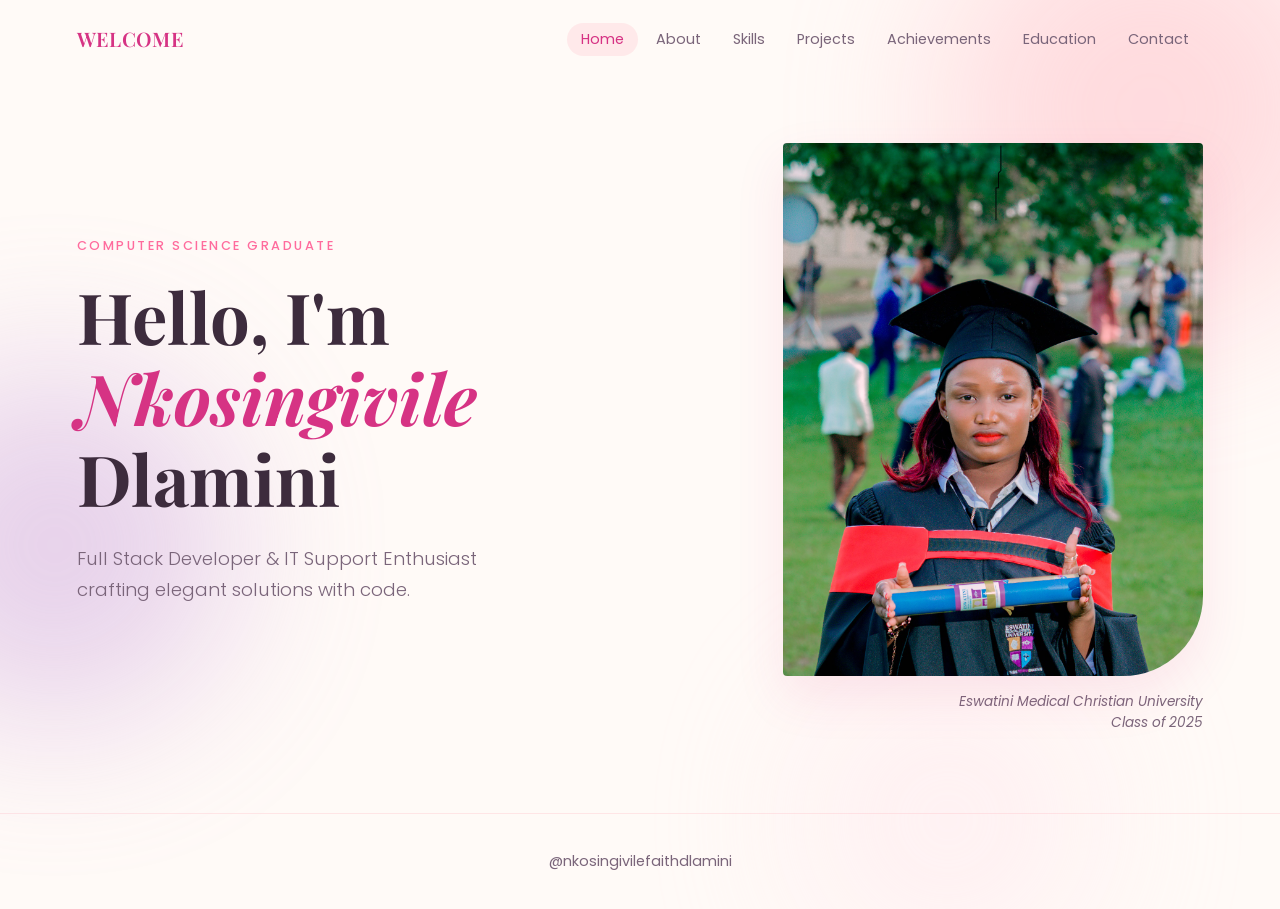
<file: my_portfolio/index.html>
<!DOCTYPE html>
<html lang="en">

<head>
    <meta charset="UTF-8">
    <meta name="viewport" content="width=device-width, initial-scale=1.0">
    <title>Nkosingivile Dlamini | Full Stack Developer</title>
    <link rel="stylesheet" href="style.css">
</head>

<body>

    <!-- Soft floating shapes for editorial atmosphere -->
    <div class="blob blob-1"></div>
    <div class="blob blob-2"></div>
    <div class="blob blob-3"></div>

    <!-- =========================
         MINIMAL TOP BAR
    ========================== -->
    <nav>
        <div class="logo">WELCOME</div>
        <ul class="nav-links">
            <li><a href="index.html" class="active">Home</a></li>
            <li><a href="about.html">About</a></li>
            <li><a href="skills.html">Skills</a></li>
            <li><a href="projects.html">Projects</a></li>
            <li><a href="achievements.html">Achievements</a></li>
            <li><a href="education.html">Education</a></li>
            <li><a href="contact.html">Contact</a></li>
        </ul>
    </nav>


    <!-- =========================
         EDITORIAL HERO
    ========================== -->
    <header class="editorial-hero">

        <div class="hero-text">
            <p class="eyebrow">Computer Science Graduate</p>
            <h1>
                Hello, I'm<br>
                <span>Nkosingivile</span><br>
                Dlamini
            </h1>
            <p class="hero-lead">
                Full Stack Developer &amp; IT Support Enthusiast
                crafting elegant solutions with code.
            </p>
        </div>

        <div class="hero-image">
            <div class="image-frame">
                <img
                    src="profile.jpg"
                    alt="Nkosingivile Dlamini – Computer Science Graduate"
                >
            </div>
            <div class="image-caption">
                Eswatini Medical Christian University<br>
                Class of 2025
            </div>
        </div>

    </header>


    <!-- =========================
         FOOTER
    ========================== -->
    <footer>
        <p>@nkosingivilefaithdlamini</p>
    </footer>

</body>

</html>
</file>
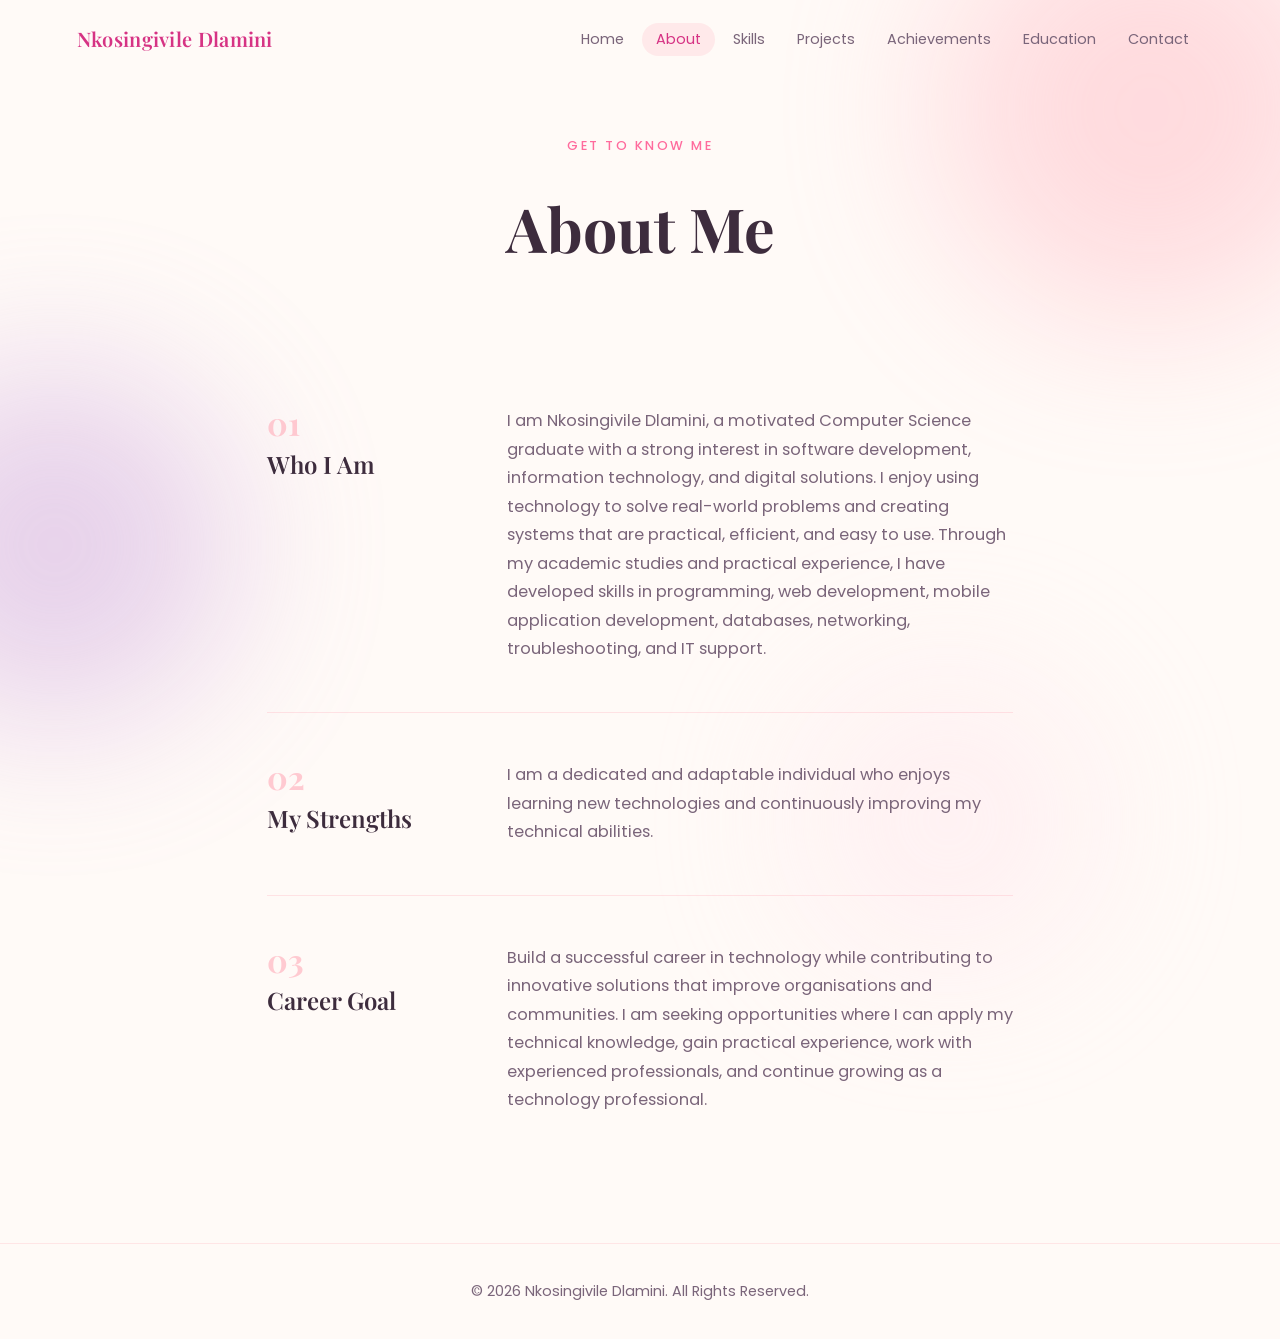
<file: my_portfolio/about.html>
<!DOCTYPE html>
<html lang="en">

<head>
    <meta charset="UTF-8">
    <meta name="viewport" content="width=device-width, initial-scale=1.0">
    <title>About Me | Nkosingivile Dlamini</title>
    <link rel="stylesheet" href="style.css">
</head>

<body>

    <!-- Soft floating shapes -->
    <div class="blob blob-1"></div>
    <div class="blob blob-2"></div>
    <div class="blob blob-3"></div>

    <!-- =========================
         NAVIGATION
    ========================== -->
    <nav>
        <div class="logo">Nkosingivile Dlamini</div>
        <ul class="nav-links">
            <li><a href="index.html">Home</a></li>
            <li><a href="about.html" class="active">About</a></li>
            <li><a href="skills.html">Skills</a></li>
            <li><a href="projects.html">Projects</a></li>
            <li><a href="achievements.html">Achievements</a></li>
            <li><a href="education.html">Education</a></li>
            <li><a href="contact.html">Contact</a></li>
        </ul>
    </nav>


    <!-- =========================
         EDITORIAL PAGE INTRO
    ========================== -->
    <header class="page-intro">
        <p class="eyebrow">Get to know me</p>
        <h1>About Me</h1>
    </header>


    <!-- =========================
         ABOUT CONTENT
    ========================== -->
    <main class="about-main">

        <!-- WHO I AM -->
        <section class="about-block">
            <div class="about-label">
                <span class="item-number">01</span>
                <h2>Who I Am</h2>
            </div>
            <div class="about-body">
                <p>
                    I am Nkosingivile Dlamini, a motivated
                    Computer Science graduate with a strong
                    interest in software development,
                    information technology, and digital solutions.

                    I enjoy using technology to solve real-world
                    problems and creating systems that are practical,
                    efficient, and easy to use. Through my academic
                    studies and practical experience, I have developed
                    skills in programming, web development, mobile
                    application development, databases, networking,
                    troubleshooting, and IT support.
                </p>
            </div>
        </section>

        <!-- STRENGTHS -->
        <section class="about-block">
            <div class="about-label">
                <span class="item-number">02</span>
                <h2>My Strengths</h2>
            </div>
            <div class="about-body">
                <p>
                    I am a dedicated and adaptable individual who enjoys
                    learning new technologies and continuously improving
                    my technical abilities.
                </p>
            </div>
        </section>


        <!-- CAREER GOAL -->
        <section class="about-block about-goal">
            <div class="about-label">
                <span class="item-number">03</span>
                <h2>Career Goal</h2>
            </div>
            <div class="about-body">
                <p>
                    Build a successful career in technology while
                    contributing to innovative solutions that improve
                    organisations and communities.
                
                    I am seeking opportunities where I can apply my
                    technical knowledge, gain practical experience,
                    work with experienced professionals, and continue
                    growing as a technology professional.
                </p>
            </div>
        </section>

    </main>


    <!-- =========================
         FOOTER
    ========================== -->
    <footer>
        <p>© 2026 Nkosingivile Dlamini. All Rights Reserved.</p>
    </footer>

</body>

</html>
</file>
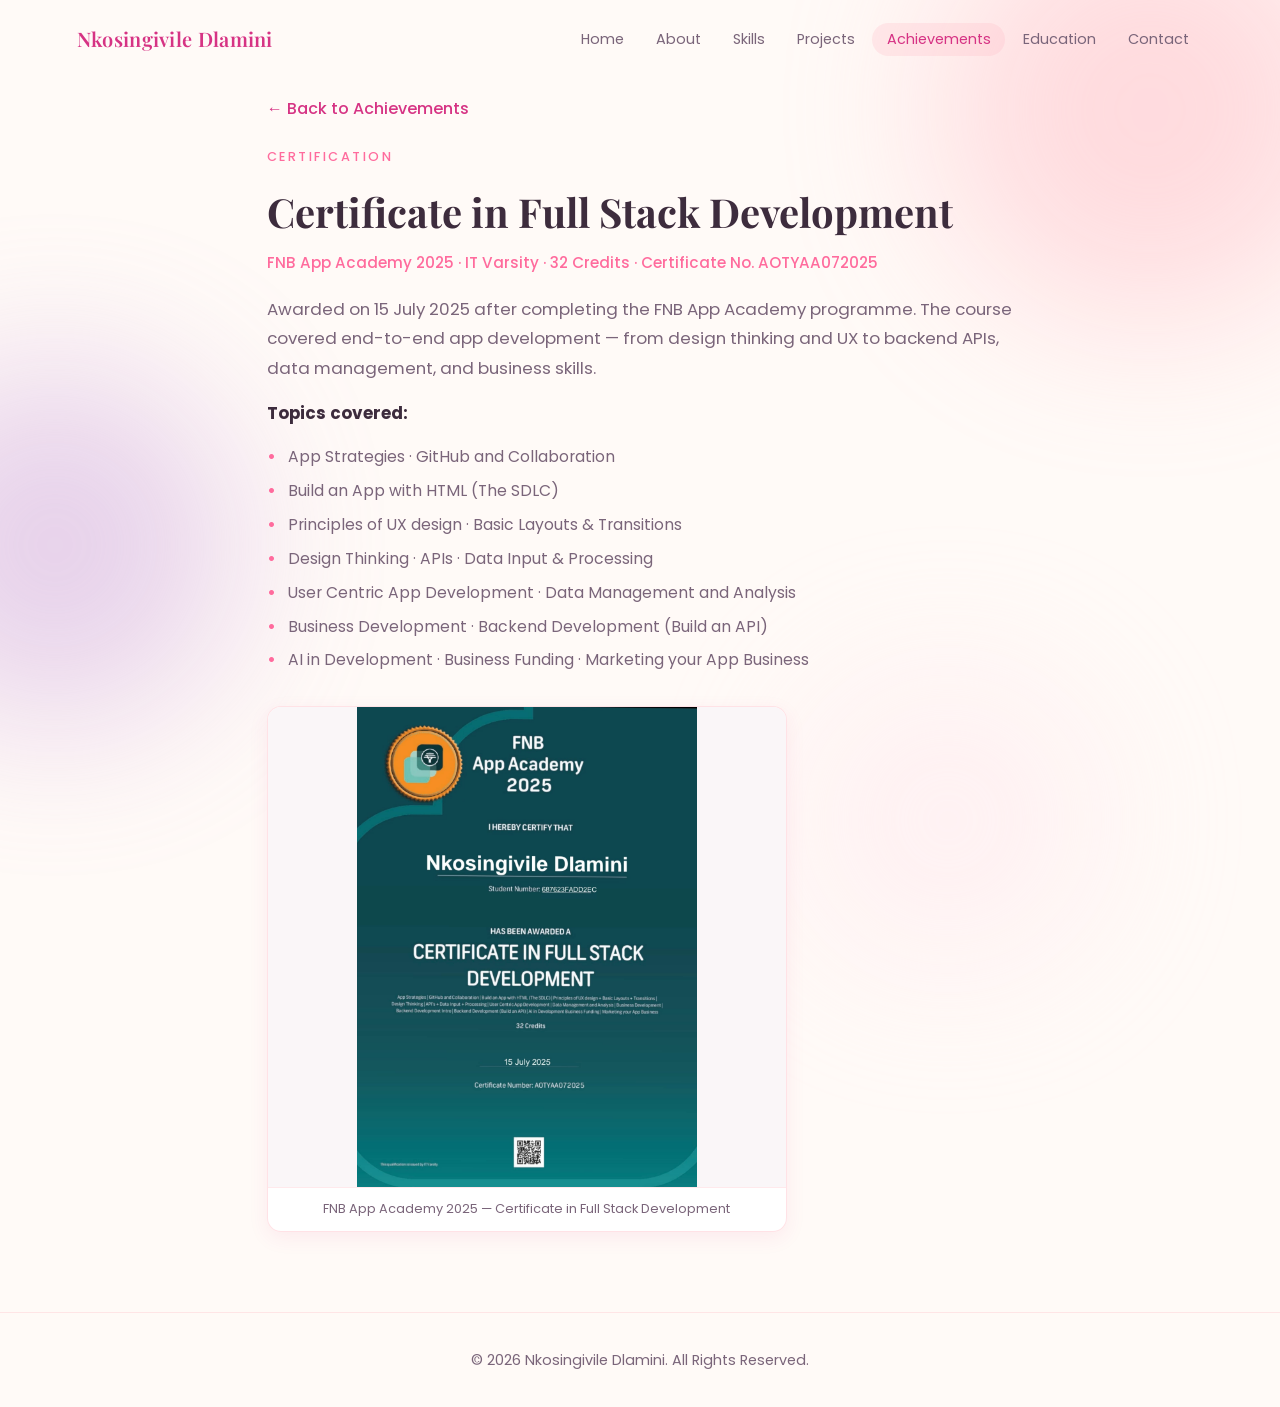
<file: my_portfolio/achievement-fnb.html>
<!DOCTYPE html>
<html lang="en">
<head>
    <meta charset="UTF-8">
    <meta name="viewport" content="width=device-width, initial-scale=1.0">
    <title>FNB App Academy Certificate | Nkosingivile Dlamini</title>
    <link rel="stylesheet" href="style.css">
    <style>
        .ach-detail { max-width: 900px; margin: 0 auto; padding: 1rem 6% 5rem; }
        .ach-detail h1 {
            font-family: 'Playfair Display', serif;
            font-size: clamp(1.8rem, 4vw, 2.5rem);
            color: var(--text-dark);
            margin-bottom: 0.8rem;
            line-height: 1.25;
        }
        .ach-detail .meta {
            color: var(--pink-main);
            font-weight: 500;
            font-size: 0.95rem;
            margin-bottom: 1.2rem;
        }
        .ach-detail .body {
            color: var(--text-muted);
            font-size: 1.05rem;
            line-height: 1.75;
            margin-bottom: 1rem;
        }
        .back-link {
            display: inline-block;
            margin-bottom: 1.5rem;
            color: var(--pink-deep);
            text-decoration: none;
            font-weight: 500;
        }
        .back-link:hover { text-decoration: underline; }
        .photo-grid {
            display: grid;
            grid-template-columns: 1fr;
            max-width: 520px;
            gap: 1.2rem;
            margin-top: 2rem;
        }
        .photo-grid figure {
            margin: 0;
            background: rgba(255,255,255,0.9);
            border: 1px solid rgba(255,182,193,0.4);
            border-radius: 14px;
            overflow: hidden;
            box-shadow: 0 6px 20px rgba(214,51,132,0.08);
        }
        .photo-grid img {
            width: 100%;
            height: auto;
            display: block;
            max-height: 480px;
            object-fit: contain;
            background: #faf6f8;
        }
        .photo-grid a { display: block; }
        .photo-grid a:hover img { opacity: 0.9; }
        .photo-grid figcaption {
            padding: 0.65rem 0.9rem;
            font-size: 0.8rem;
            color: var(--text-muted);
            text-align: center;
            border-top: 1px solid rgba(255,182,193,0.3);
        }
        .detail-list { list-style: none; padding: 0; margin: 1rem 0 1.5rem; }
        .detail-list li {
            position: relative;
            padding-left: 1.3rem;
            margin-bottom: 0.45rem;
            color: var(--text-muted);
            font-size: 0.98rem;
        }
        .detail-list li::before {
            content: "•";
            position: absolute;
            left: 0;
            color: var(--pink-main);
            font-weight: 700;
        }
    </style>
</head>
<body>
    <div class="blob blob-1"></div>
    <div class="blob blob-2"></div>
    <div class="blob blob-3"></div>

    <nav>
        <div class="logo">Nkosingivile Dlamini</div>
        <ul class="nav-links">
            <li><a href="index.html">Home</a></li>
            <li><a href="about.html">About</a></li>
            <li><a href="skills.html">Skills</a></li>
            <li><a href="projects.html">Projects</a></li>
            <li><a href="achievements.html" class="active">Achievements</a></li>
            <li><a href="education.html">Education</a></li>
            <li><a href="contact.html">Contact</a></li>
        </ul>
    </nav>

    <main class="ach-detail">
        <a href="achievements.html" class="back-link">← Back to Achievements</a>

        <p class="eyebrow">Certification</p>
        <h1>Certificate in Full Stack Development</h1>
        <p class="meta">FNB App Academy 2025 · IT Varsity · 32 Credits · Certificate No. AOTYAA072025</p>

        <p class="body">
            Awarded on 15 July 2025 after completing the FNB App Academy programme.
            The course covered end-to-end app development — from design thinking and
            UX to backend APIs, data management, and business skills.
        </p>

        <p class="body" style="margin-bottom: 0.4rem;"><strong style="color: var(--text-dark);">Topics covered:</strong></p>
        <ul class="detail-list">
            <li>App Strategies · GitHub and Collaboration</li>
            <li>Build an App with HTML (The SDLC)</li>
            <li>Principles of UX design · Basic Layouts &amp; Transitions</li>
            <li>Design Thinking · APIs · Data Input &amp; Processing</li>
            <li>User Centric App Development · Data Management and Analysis</li>
            <li>Business Development · Backend Development (Build an API)</li>
            <li>AI in Development · Business Funding · Marketing your App Business</li>
        </ul>

        <div class="photo-grid">
            <figure>
                <a href="fnb-certificate.jpg" target="_blank" rel="noopener noreferrer">
                    <img src="fnb-certificate.jpg" alt="FNB App Academy 2025 Certificate in Full Stack Development">
                </a>
                <figcaption>FNB App Academy 2025 — Certificate in Full Stack Development</figcaption>
            </figure>
        </div>
    </main>

    <footer>
        <p>© 2026 Nkosingivile Dlamini. All Rights Reserved.</p>
    </footer>
</body>
</html>
</file>
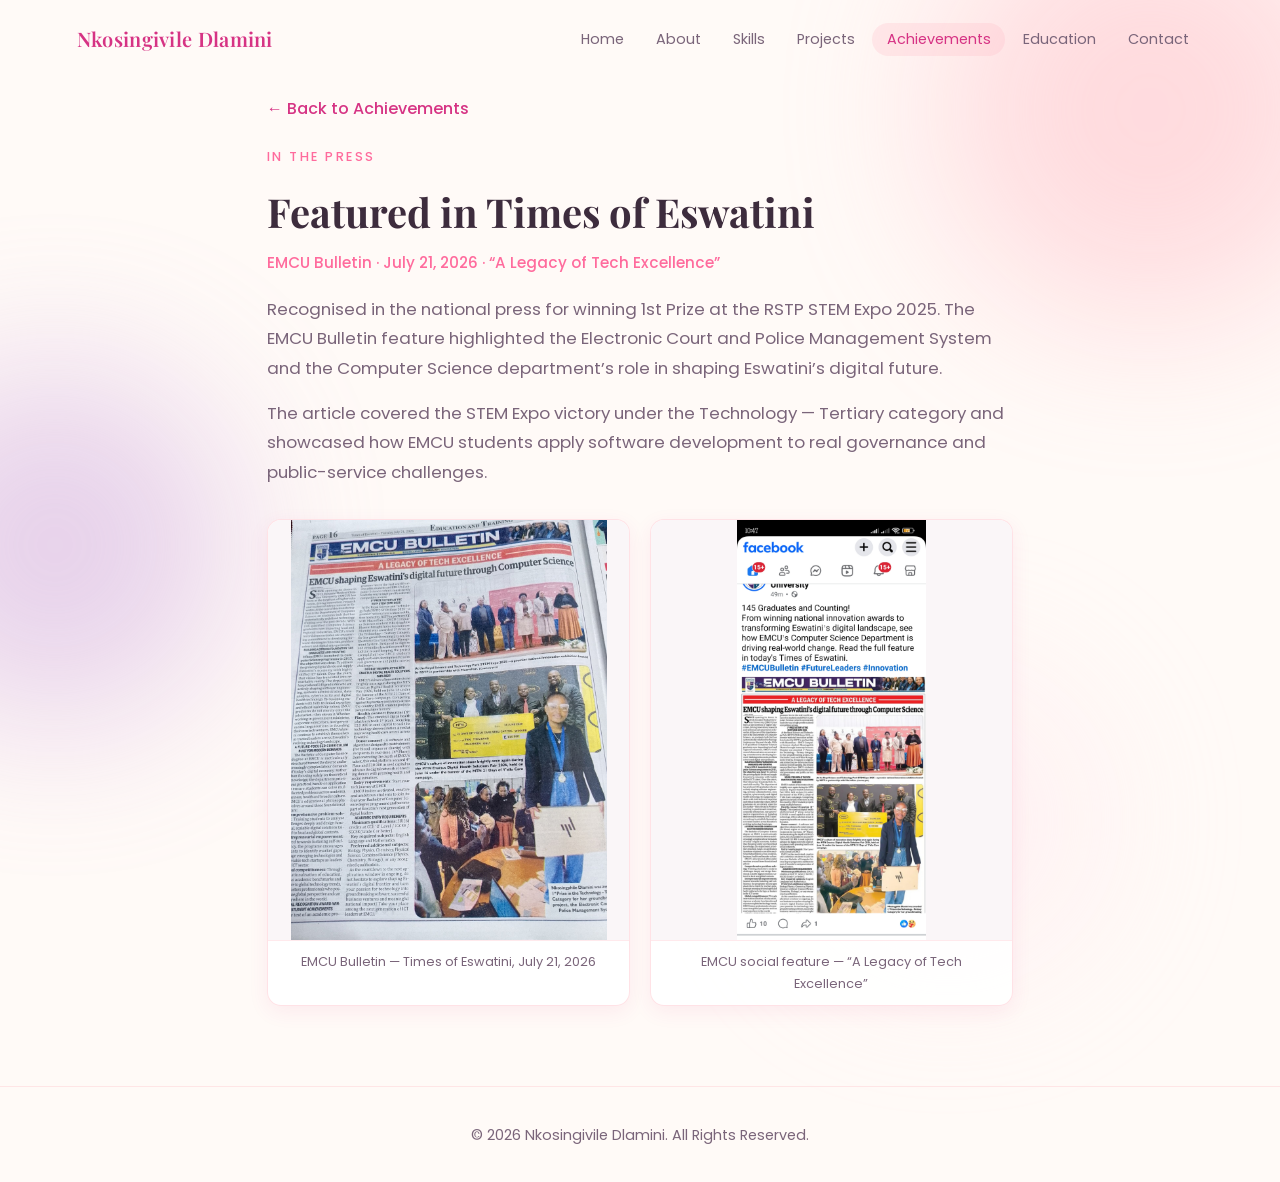
<file: my_portfolio/achievement-press.html>
<!DOCTYPE html>
<html lang="en">
<head>
    <meta charset="UTF-8">
    <meta name="viewport" content="width=device-width, initial-scale=1.0">
    <title>Featured in Times of Eswatini | Nkosingivile Dlamini</title>
    <link rel="stylesheet" href="style.css">
    <style>
        .ach-detail { max-width: 900px; margin: 0 auto; padding: 1rem 6% 5rem; }
        .ach-detail h1 {
            font-family: 'Playfair Display', serif;
            font-size: clamp(1.8rem, 4vw, 2.5rem);
            color: var(--text-dark);
            margin-bottom: 0.8rem;
            line-height: 1.25;
        }
        .ach-detail .meta {
            color: var(--pink-main);
            font-weight: 500;
            font-size: 0.95rem;
            margin-bottom: 1.2rem;
        }
        .ach-detail .body {
            color: var(--text-muted);
            font-size: 1.05rem;
            line-height: 1.75;
            margin-bottom: 1rem;
        }
        .back-link {
            display: inline-block;
            margin-bottom: 1.5rem;
            color: var(--pink-deep);
            text-decoration: none;
            font-weight: 500;
        }
        .back-link:hover { text-decoration: underline; }
        .photo-grid {
            display: grid;
            grid-template-columns: 1fr 1fr;
            gap: 1.2rem;
            margin-top: 2rem;
        }
        .photo-grid figure {
            margin: 0;
            background: rgba(255,255,255,0.9);
            border: 1px solid rgba(255,182,193,0.4);
            border-radius: 14px;
            overflow: hidden;
            box-shadow: 0 6px 20px rgba(214,51,132,0.08);
        }
        .photo-grid img {
            width: 100%;
            height: auto;
            display: block;
            max-height: 420px;
            object-fit: contain;
            background: #faf6f8;
        }
        .photo-grid a { display: block; }
        .photo-grid a:hover img { opacity: 0.9; }
        .photo-grid figcaption {
            padding: 0.65rem 0.9rem;
            font-size: 0.8rem;
            color: var(--text-muted);
            text-align: center;
            border-top: 1px solid rgba(255,182,193,0.3);
        }
        @media (max-width: 650px) {
            .photo-grid { grid-template-columns: 1fr; }
        }
    </style>
</head>
<body>
    <div class="blob blob-1"></div>
    <div class="blob blob-2"></div>
    <div class="blob blob-3"></div>

    <nav>
        <div class="logo">Nkosingivile Dlamini</div>
        <ul class="nav-links">
            <li><a href="index.html">Home</a></li>
            <li><a href="about.html">About</a></li>
            <li><a href="skills.html">Skills</a></li>
            <li><a href="projects.html">Projects</a></li>
            <li><a href="achievements.html" class="active">Achievements</a></li>
            <li><a href="education.html">Education</a></li>
            <li><a href="contact.html">Contact</a></li>
        </ul>
    </nav>

    <main class="ach-detail">
        <a href="achievements.html" class="back-link">← Back to Achievements</a>

        <p class="eyebrow">In the Press</p>
        <h1>Featured in Times of Eswatini</h1>
        <p class="meta">EMCU Bulletin · July 21, 2026 · “A Legacy of Tech Excellence”</p>

        <p class="body">
            Recognised in the national press for winning 1st Prize at the RSTP STEM Expo 2025.
            The EMCU Bulletin feature highlighted the Electronic Court and Police Management
            System and the Computer Science department’s role in shaping Eswatini’s digital future.
        </p>
        <p class="body">
            The article covered the STEM Expo victory under the Technology — Tertiary category
            and showcased how EMCU students apply software development to real governance and
            public-service challenges.
        </p>

        <div class="photo-grid">
            <figure>
                <a href="emcu-bulletin.jpg" target="_blank" rel="noopener noreferrer">
                    <img src="emcu-bulletin.jpg" alt="Times of Eswatini EMCU Bulletin">
                </a>
                <figcaption>EMCU Bulletin — Times of Eswatini, July 21, 2026</figcaption>
            </figure>
            <figure>
                <a href="facebook-feature.jpg" target="_blank" rel="noopener noreferrer">
                    <img src="facebook-feature.jpg" alt="EMCU Facebook feature">
                </a>
                <figcaption>EMCU social feature — “A Legacy of Tech Excellence”</figcaption>
            </figure>
        </div>
    </main>

    <footer>
        <p>© 2026 Nkosingivile Dlamini. All Rights Reserved.</p>
    </footer>
</body>
</html>
</file>
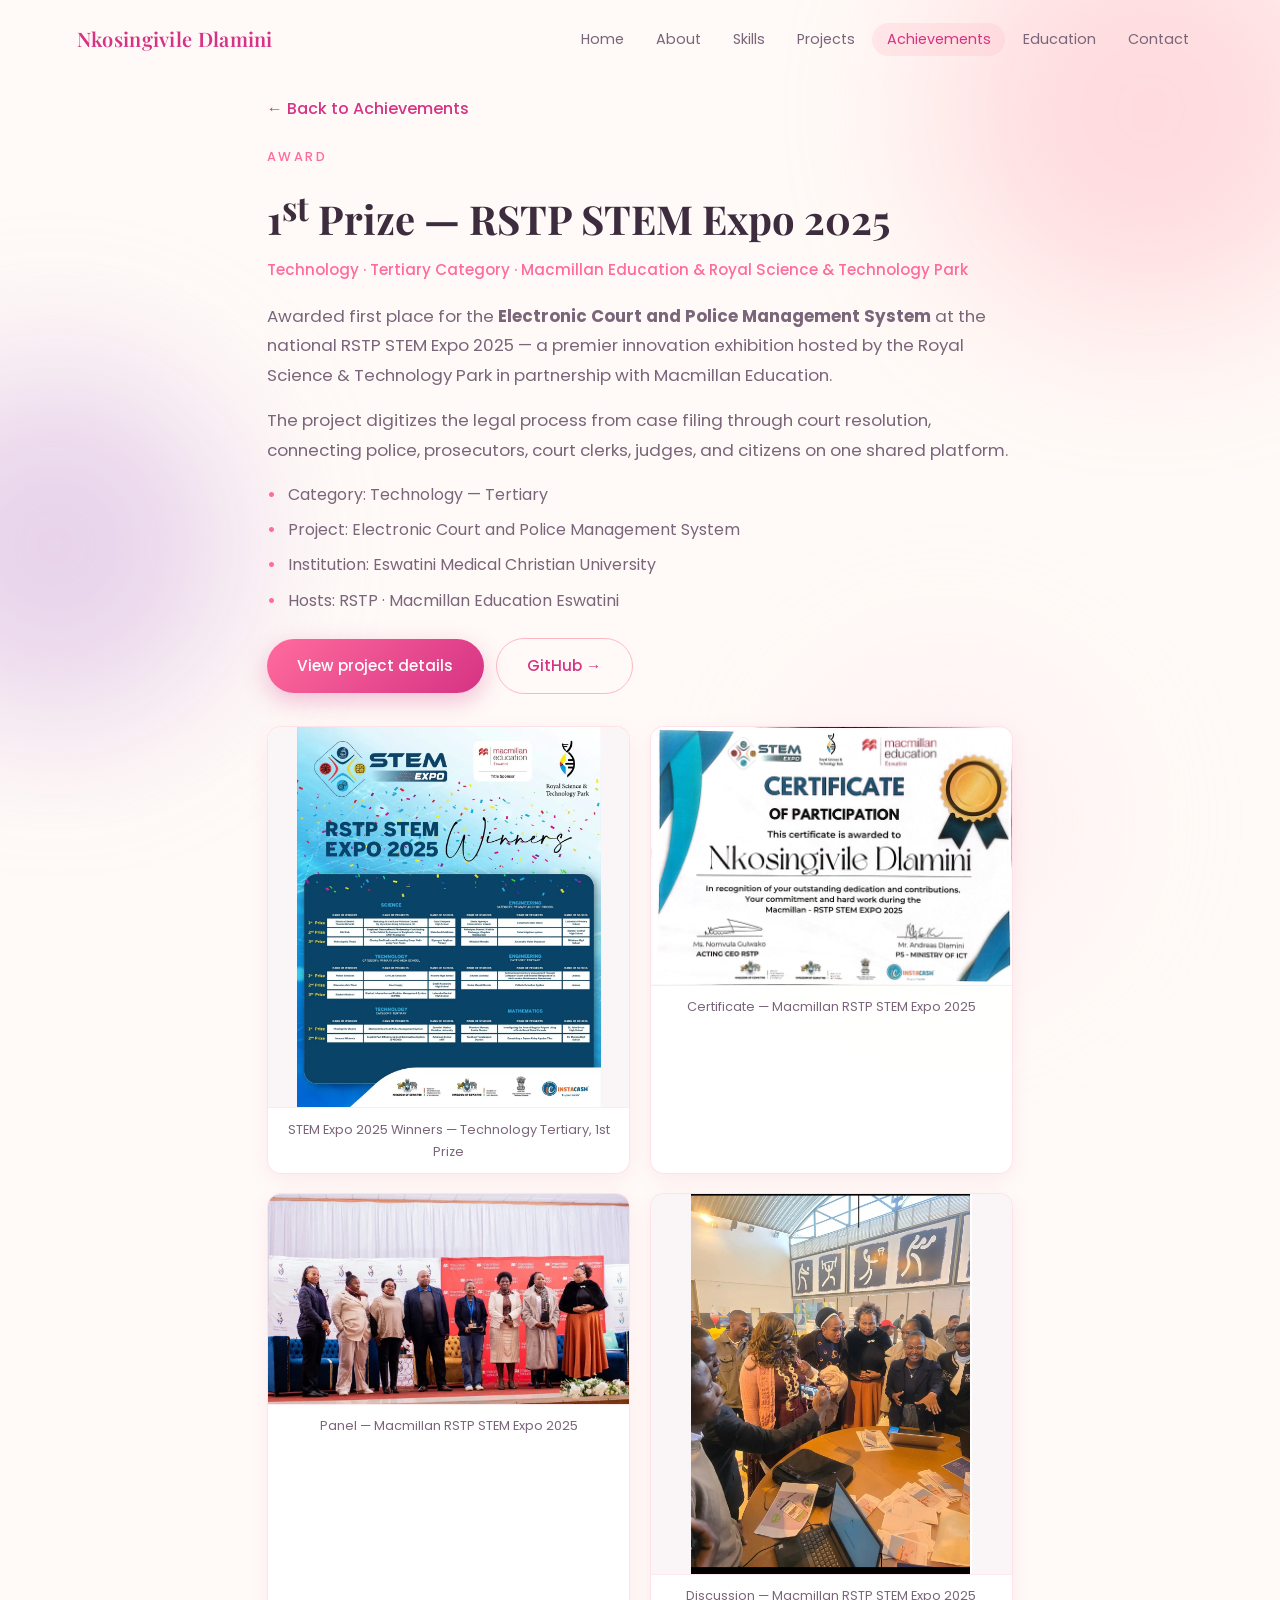
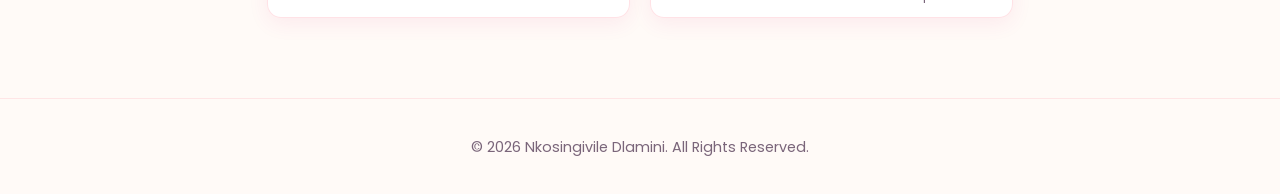
<file: my_portfolio/achievement-stem.html>
<!DOCTYPE html>
<html lang="en">
<head>
    <meta charset="UTF-8">
    <meta name="viewport" content="width=device-width, initial-scale=1.0">
    <title>1st Prize — RSTP STEM Expo 2025 | Nkosingivile Dlamini</title>
    <link rel="stylesheet" href="style.css">
    <style>
        .ach-detail { max-width: 900px; margin: 0 auto; padding: 1rem 6% 5rem; }
        .ach-detail h1 {
            font-family: 'Playfair Display', serif;
            font-size: clamp(1.8rem, 4vw, 2.5rem);
            color: var(--text-dark);
            margin-bottom: 0.8rem;
            line-height: 1.25;
        }
        .ach-detail .meta {
            color: var(--pink-main);
            font-weight: 500;
            font-size: 0.95rem;
            margin-bottom: 1.2rem;
        }
        .ach-detail .body {
            color: var(--text-muted);
            font-size: 1.05rem;
            line-height: 1.75;
            margin-bottom: 1rem;
        }
        .back-link {
            display: inline-block;
            margin-bottom: 1.5rem;
            color: var(--pink-deep);
            text-decoration: none;
            font-weight: 500;
        }
        .back-link:hover { text-decoration: underline; }
        .photo-grid {
            display: grid;
            grid-template-columns: 1fr 1fr;
            gap: 1.2rem;
            margin-top: 2rem;
        }
        .photo-grid figure {
            margin: 0;
            background: rgba(255,255,255,0.9);
            border: 1px solid rgba(255,182,193,0.4);
            border-radius: 14px;
            overflow: hidden;
            box-shadow: 0 6px 20px rgba(214,51,132,0.08);
        }
        .photo-grid img {
            width: 100%;
            height: auto;
            display: block;
            max-height: 380px;
            object-fit: contain;
            background: #faf6f8;
        }
        .photo-grid a { display: block; }
        .photo-grid a:hover img { opacity: 0.9; }
        .photo-grid figcaption {
            padding: 0.65rem 0.9rem;
            font-size: 0.8rem;
            color: var(--text-muted);
            text-align: center;
            border-top: 1px solid rgba(255,182,193,0.3);
        }
        .detail-list { list-style: none; padding: 0; margin: 1rem 0 1.5rem; }
        .detail-list li {
            position: relative;
            padding-left: 1.3rem;
            margin-bottom: 0.5rem;
            color: var(--text-muted);
        }
        .detail-list li::before {
            content: "•";
            position: absolute;
            left: 0;
            color: var(--pink-main);
            font-weight: 700;
        }
        @media (max-width: 650px) {
            .photo-grid { grid-template-columns: 1fr; }
        }
    </style>
</head>
<body>
    <div class="blob blob-1"></div>
    <div class="blob blob-2"></div>
    <div class="blob blob-3"></div>

    <nav>
        <div class="logo">Nkosingivile Dlamini</div>
        <ul class="nav-links">
            <li><a href="index.html">Home</a></li>
            <li><a href="about.html">About</a></li>
            <li><a href="skills.html">Skills</a></li>
            <li><a href="projects.html">Projects</a></li>
            <li><a href="achievements.html" class="active">Achievements</a></li>
            <li><a href="education.html">Education</a></li>
            <li><a href="contact.html">Contact</a></li>
        </ul>
    </nav>

    <main class="ach-detail">
        <a href="achievements.html" class="back-link">← Back to Achievements</a>

        <p class="eyebrow">Award</p>
        <h1>1<sup>st</sup> Prize — RSTP STEM Expo 2025</h1>
        <p class="meta">Technology · Tertiary Category · Macmillan Education &amp; Royal Science &amp; Technology Park</p>

        <p class="body">
            Awarded first place for the <strong>Electronic Court and Police Management System</strong>
            at the national RSTP STEM Expo 2025 — a premier innovation exhibition hosted by the
            Royal Science &amp; Technology Park in partnership with Macmillan Education.
        </p>
        <p class="body">
            The project digitizes the legal process from case filing through court resolution,
            connecting police, prosecutors, court clerks, judges, and citizens on one shared platform.
        </p>

        <ul class="detail-list">
            <li>Category: Technology — Tertiary</li>
            <li>Project: Electronic Court and Police Management System</li>
            <li>Institution: Eswatini Medical Christian University</li>
            <li>Hosts: RSTP · Macmillan Education Eswatini</li>
        </ul>

        <div style="margin-bottom: 1.5rem;">
            <a href="electronic-court.html" class="btn btn-primary">View project details</a>
            <a href="https://github.com/Vile2002/electronic_court" class="btn btn-secondary" target="_blank" rel="noopener noreferrer" style="margin-left: 0.5rem;">GitHub →</a>
        </div>

        <div class="photo-grid">
            <figure>
                <a href="stem-winners-poster.jpg" target="_blank" rel="noopener noreferrer">
                    <img src="stem-winners-poster.jpg" alt="RSTP STEM Expo 2025 Winners poster">
                </a>
                <figcaption>STEM Expo 2025 Winners — Technology Tertiary, 1st Prize</figcaption>
            </figure>
            <figure>
                <a href="stem-certificate.jpg" target="_blank" rel="noopener noreferrer">
                    <img src="stem-certificate.jpg" alt="STEM Expo Certificate of Participation">
                </a>
                <figcaption>Certificate — Macmillan RSTP STEM Expo 2025</figcaption>
            </figure>
            <figure>
                <a href="panel.jpg" target="_blank" rel="noopener noreferrer">
                    <img src="panel.jpg" alt="STEM Expo Panel">
                </a>
                <figcaption>Panel — Macmillan RSTP STEM Expo 2025</figcaption>
            </figure>
            <figure>
                <a href="discussion.jpg" target="_blank" rel="noopener noreferrer">
                    <img src="discussion.jpg" alt="STEM Expo system discussion">
                </a>
                <figcaption>Discussion — Macmillan RSTP STEM Expo 2025</figcaption>
            </figure>
        </div>
    </main>

    <footer>
        <p>© 2026 Nkosingivile Dlamini. All Rights Reserved.</p>
    </footer>
</body>
</html>
</file>
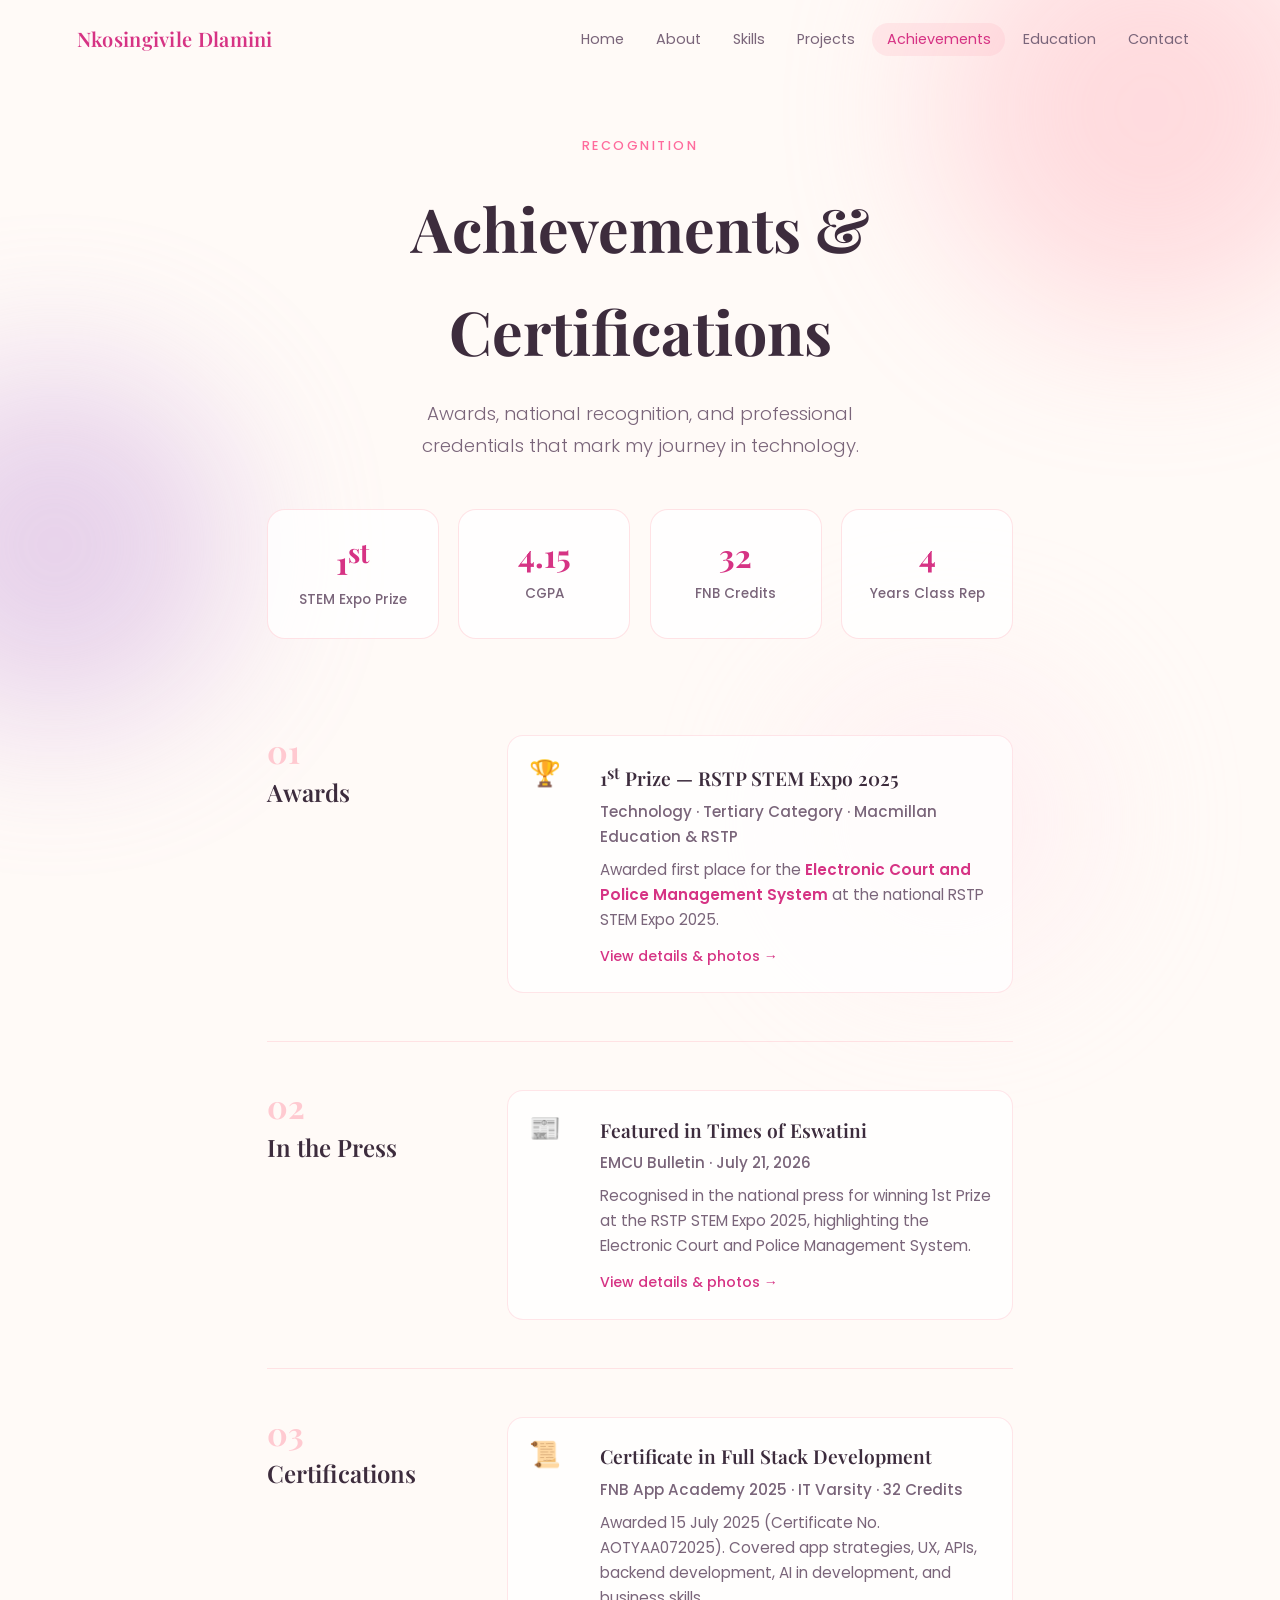
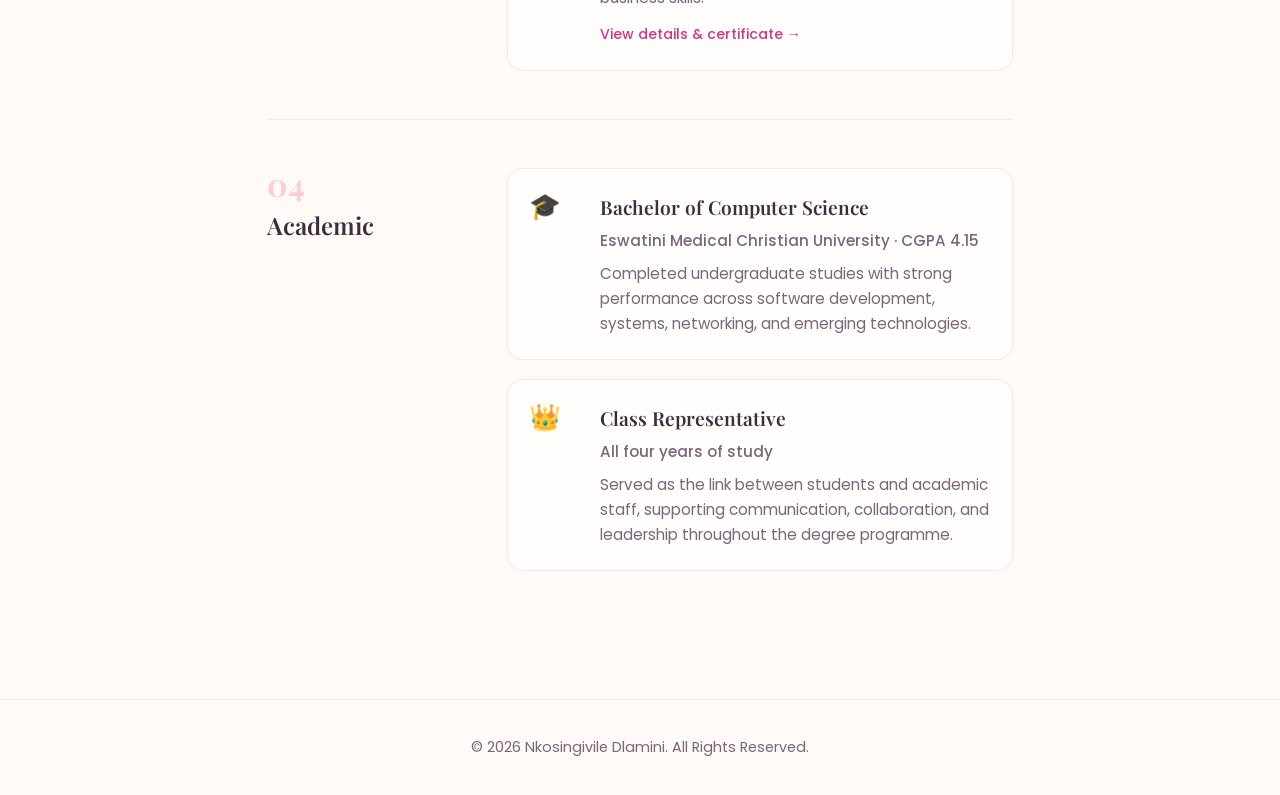
<file: my_portfolio/achievements.html>
<!DOCTYPE html>
<html lang="en">

<head>
    <meta charset="UTF-8">
    <meta name="viewport" content="width=device-width, initial-scale=1.0">
    <title>Achievements &amp; Certifications | Nkosingivile Dlamini</title>
    <link rel="stylesheet" href="style.css">
    <style>
        .achievement-card {
            cursor: pointer;
            transition: all 0.3s ease;
        }

        .achievement-card:hover {
            background: rgba(255, 255, 255, 0.95);
            border-color: var(--pink-soft);
            box-shadow: 0 8px 24px rgba(214, 51, 132, 0.1);
            transform: translateY(-2px);
        }

        .achievement-card h3 a {
            color: inherit;
            text-decoration: none;
        }

        .achievement-card h3 a:hover {
            color: var(--pink-deep);
        }

        .view-detail-link {
            display: inline-block;
            margin-top: 0.8rem;
            font-size: 0.88rem;
            font-weight: 500;
            color: var(--pink-deep);
            text-decoration: none;
            border-bottom: 1.5px solid transparent;
            transition: border-color 0.2s ease;
        }

        .view-detail-link:hover {
            border-bottom-color: var(--pink-main);
        }
    </style>
</head>

<body>

    <div class="blob blob-1"></div>
    <div class="blob blob-2"></div>
    <div class="blob blob-3"></div>

    <nav>
        <div class="logo">Nkosingivile Dlamini</div>
        <ul class="nav-links">
            <li><a href="index.html">Home</a></li>
            <li><a href="about.html">About</a></li>
            <li><a href="skills.html">Skills</a></li>
            <li><a href="projects.html">Projects</a></li>
            <li><a href="achievements.html" class="active">Achievements</a></li>
            <li><a href="education.html">Education</a></li>
            <li><a href="contact.html">Contact</a></li>
        </ul>
    </nav>

    <header class="page-intro">
        <p class="eyebrow">Recognition</p>
        <h1>Achievements &amp; Certifications</h1>
        <p class="page-intro-lead">
            Awards, national recognition, and professional
            credentials that mark my journey in technology.
        </p>
    </header>

    <main class="edu-main">

        <section class="achievements-highlights">
            <div class="highlight-item">
                <span class="highlight-number">1<sup>st</sup></span>
                <span class="highlight-label">STEM Expo Prize</span>
            </div>
            <div class="highlight-item">
                <span class="highlight-number">4.15</span>
                <span class="highlight-label">CGPA</span>
            </div>
            <div class="highlight-item">
                <span class="highlight-number">32</span>
                <span class="highlight-label">FNB Credits</span>
            </div>
            <div class="highlight-item">
                <span class="highlight-number">4</span>
                <span class="highlight-label">Years Class Rep</span>
            </div>
        </section>

        <section class="about-block">
            <div class="about-label">
                <span class="item-number">01</span>
                <h2>Awards</h2>
            </div>
            <div class="about-body">
                <div class="achievement-list">
                    <article class="achievement-card achievement-featured" onclick="location.href='achievement-stem.html'">
                        <div class="achievement-icon">🏆</div>
                        <div class="achievement-content">
                            <h3><a href="achievement-stem.html">1<sup>st</sup> Prize — RSTP STEM Expo 2025</a></h3>
                            <p class="achievement-meta">Technology · Tertiary Category · Macmillan Education &amp; RSTP</p>
                            <p>
                                Awarded first place for the
                                <strong>Electronic Court and Police Management System</strong>
                                at the national RSTP STEM Expo 2025.
                            </p>
                            <a href="achievement-stem.html" class="view-detail-link">View details &amp; photos →</a>
                        </div>
                    </article>
                </div>
            </div>
        </section>

        <section class="about-block">
            <div class="about-label">
                <span class="item-number">02</span>
                <h2>In the Press</h2>
            </div>
            <div class="about-body">
                <div class="achievement-list">
                    <article class="achievement-card" onclick="location.href='achievement-press.html'">
                        <div class="achievement-icon">📰</div>
                        <div class="achievement-content">
                            <h3><a href="achievement-press.html">Featured in Times of Eswatini</a></h3>
                            <p class="achievement-meta">EMCU Bulletin · July 21, 2026</p>
                            <p>
                                Recognised in the national press for winning 1st Prize
                                at the RSTP STEM Expo 2025, highlighting the Electronic
                                Court and Police Management System.
                            </p>
                            <a href="achievement-press.html" class="view-detail-link">View details &amp; photos →</a>
                        </div>
                    </article>
                </div>
            </div>
        </section>

        <section class="about-block">
            <div class="about-label">
                <span class="item-number">03</span>
                <h2>Certifications</h2>
            </div>
            <div class="about-body">
                <div class="achievement-list">
                    <article class="achievement-card achievement-featured" onclick="location.href='achievement-fnb.html'">
                        <div class="achievement-icon">📜</div>
                        <div class="achievement-content">
                            <h3><a href="achievement-fnb.html">Certificate in Full Stack Development</a></h3>
                            <p class="achievement-meta">FNB App Academy 2025 · IT Varsity · 32 Credits</p>
                            <p>
                                Awarded 15 July 2025 (Certificate No. AOTYAA072025).
                                Covered app strategies, UX, APIs, backend development,
                                AI in development, and business skills.
                            </p>
                            <a href="achievement-fnb.html" class="view-detail-link">View details &amp; certificate →</a>
                        </div>
                    </article>
                </div>
            </div>
        </section>

        <section class="about-block">
            <div class="about-label">
                <span class="item-number">04</span>
                <h2>Academic</h2>
            </div>
            <div class="about-body">
                <div class="achievement-list">
                    <article class="achievement-card">
                        <div class="achievement-icon">🎓</div>
                        <div class="achievement-content">
                            <h3>Bachelor of Computer Science</h3>
                            <p class="achievement-meta">Eswatini Medical Christian University · CGPA 4.15</p>
                            <p>
                                Completed undergraduate studies with strong performance
                                across software development, systems, networking, and
                                emerging technologies.
                            </p>
                        </div>
                    </article>
                    <article class="achievement-card">
                        <div class="achievement-icon">👑</div>
                        <div class="achievement-content">
                            <h3>Class Representative</h3>
                            <p class="achievement-meta">All four years of study</p>
                            <p>
                                Served as the link between students and academic staff,
                                supporting communication, collaboration, and leadership
                                throughout the degree programme.
                            </p>
                        </div>
                    </article>
                </div>
            </div>
        </section>

    </main>

    <footer>
        <p>© 2026 Nkosingivile Dlamini. All Rights Reserved.</p>
    </footer>

</body>

</html>
</file>
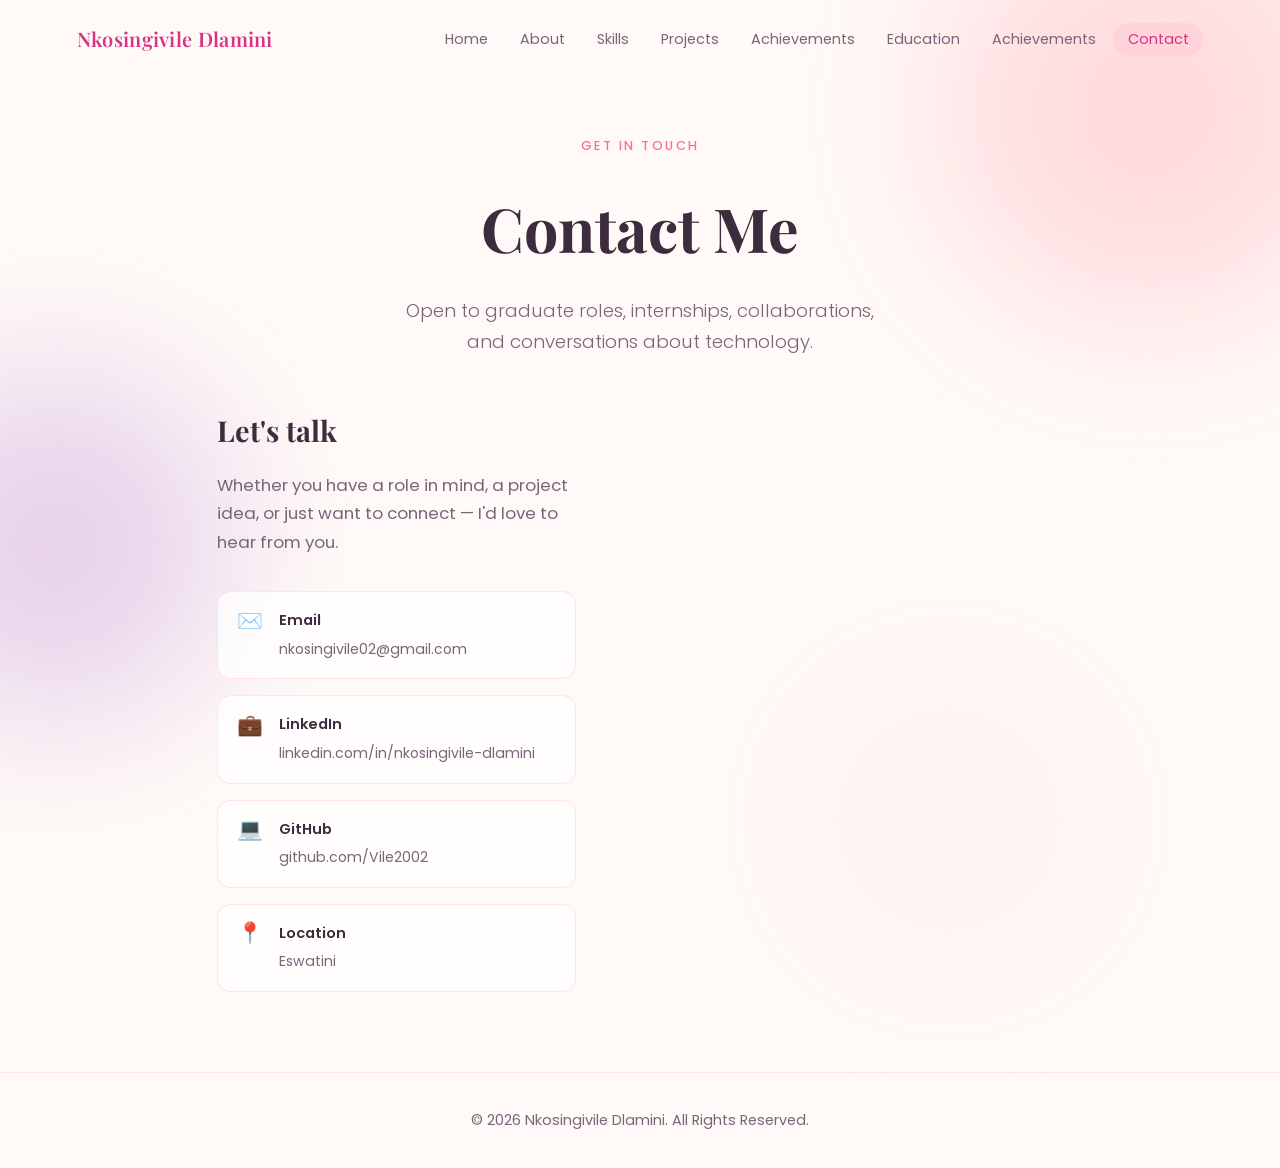
<file: my_portfolio/contact.html>
<!DOCTYPE html>
<html lang="en">

<head>
    <meta charset="UTF-8">
    <meta name="viewport" content="width=device-width, initial-scale=1.0">
    <title>Contact | Nkosingivile Dlamini</title>
    <link rel="stylesheet" href="style.css">
</head>

<body>

    <!-- Soft floating shapes -->
    <div class="blob blob-1"></div>
    <div class="blob blob-2"></div>
    <div class="blob blob-3"></div>

    <!-- =========================
         NAVIGATION
    ========================== -->
    <nav>
        <div class="logo">Nkosingivile Dlamini</div>
        <ul class="nav-links">
            <li><a href="index.html">Home</a></li>
            <li><a href="about.html">About</a></li>
            <li><a href="skills.html">Skills</a></li>
            <li><a href="projects.html">Projects</a></li>
            <li><a href="achievements.html">Achievements</a></li>
            <li><a href="education.html">Education</a></li>
            <li><a href="achievements.html">Achievements</a></li>
            <li><a href="contact.html" class="active">Contact</a></li>
        </ul>
    </nav>


    <!-- =========================
         PAGE INTRO
    ========================== -->
    <header class="page-intro">
        <p class="eyebrow">Get in touch</p>
        <h1>Contact Me</h1>
        <p class="page-intro-lead">
            Open to graduate roles, internships, collaborations,
            and conversations about technology.
        </p>
    </header>


    <!-- =========================
         CONTACT CONTENT
    ========================== -->
    <main class="contact-main">

        <div class="contact-layout">

            <!-- LEFT: info -->
            <div class="contact-info">
                <h2>Let's talk</h2>
                <p>
                    Whether you have a role in mind, a project idea,
                    or just want to connect — I'd love to hear from you.
                </p>

                <div class="contact-details">
                    <a href="mailto:nkosingivile02@gmail.com" class="contact-detail">
                        <span class="contact-icon">✉️</span>
                        <div>
                            <strong>Email</strong>
                            <span>nkosingivile02@gmail.com</span>
                        </div>
                    </a>

                    <a href="https://linkedin.com/in/nkosingivile-dlamini" class="contact-detail" target="_blank" rel="noopener noreferrer">
                        <span class="contact-icon">💼</span>
                        <div>
                            <strong>LinkedIn</strong>
                            <span>linkedin.com/in/nkosingivile-dlamini</span>
                        </div>
                    </a>

                    <a href="https://github.com/Vile2002" class="contact-detail" target="_blank" rel="noopener noreferrer">
                        <span class="contact-icon">💻</span>
                        <div>
                            <strong>GitHub</strong>
                            <span>github.com/Vile2002</span>
                        </div>
                    </a>

                    <div class="contact-detail">
                        <span class="contact-icon">📍</span>
                        <div>
                            <strong>Location</strong>
                            <span>Eswatini</span>
                        </div>
                    </div>
                </div>
            </div>


    </main>


    <!-- =========================
         FOOTER
    ========================== -->
    <footer>
        <p>© 2026 Nkosingivile Dlamini. All Rights Reserved.</p>
    </footer>

</body>

</html>
</file>
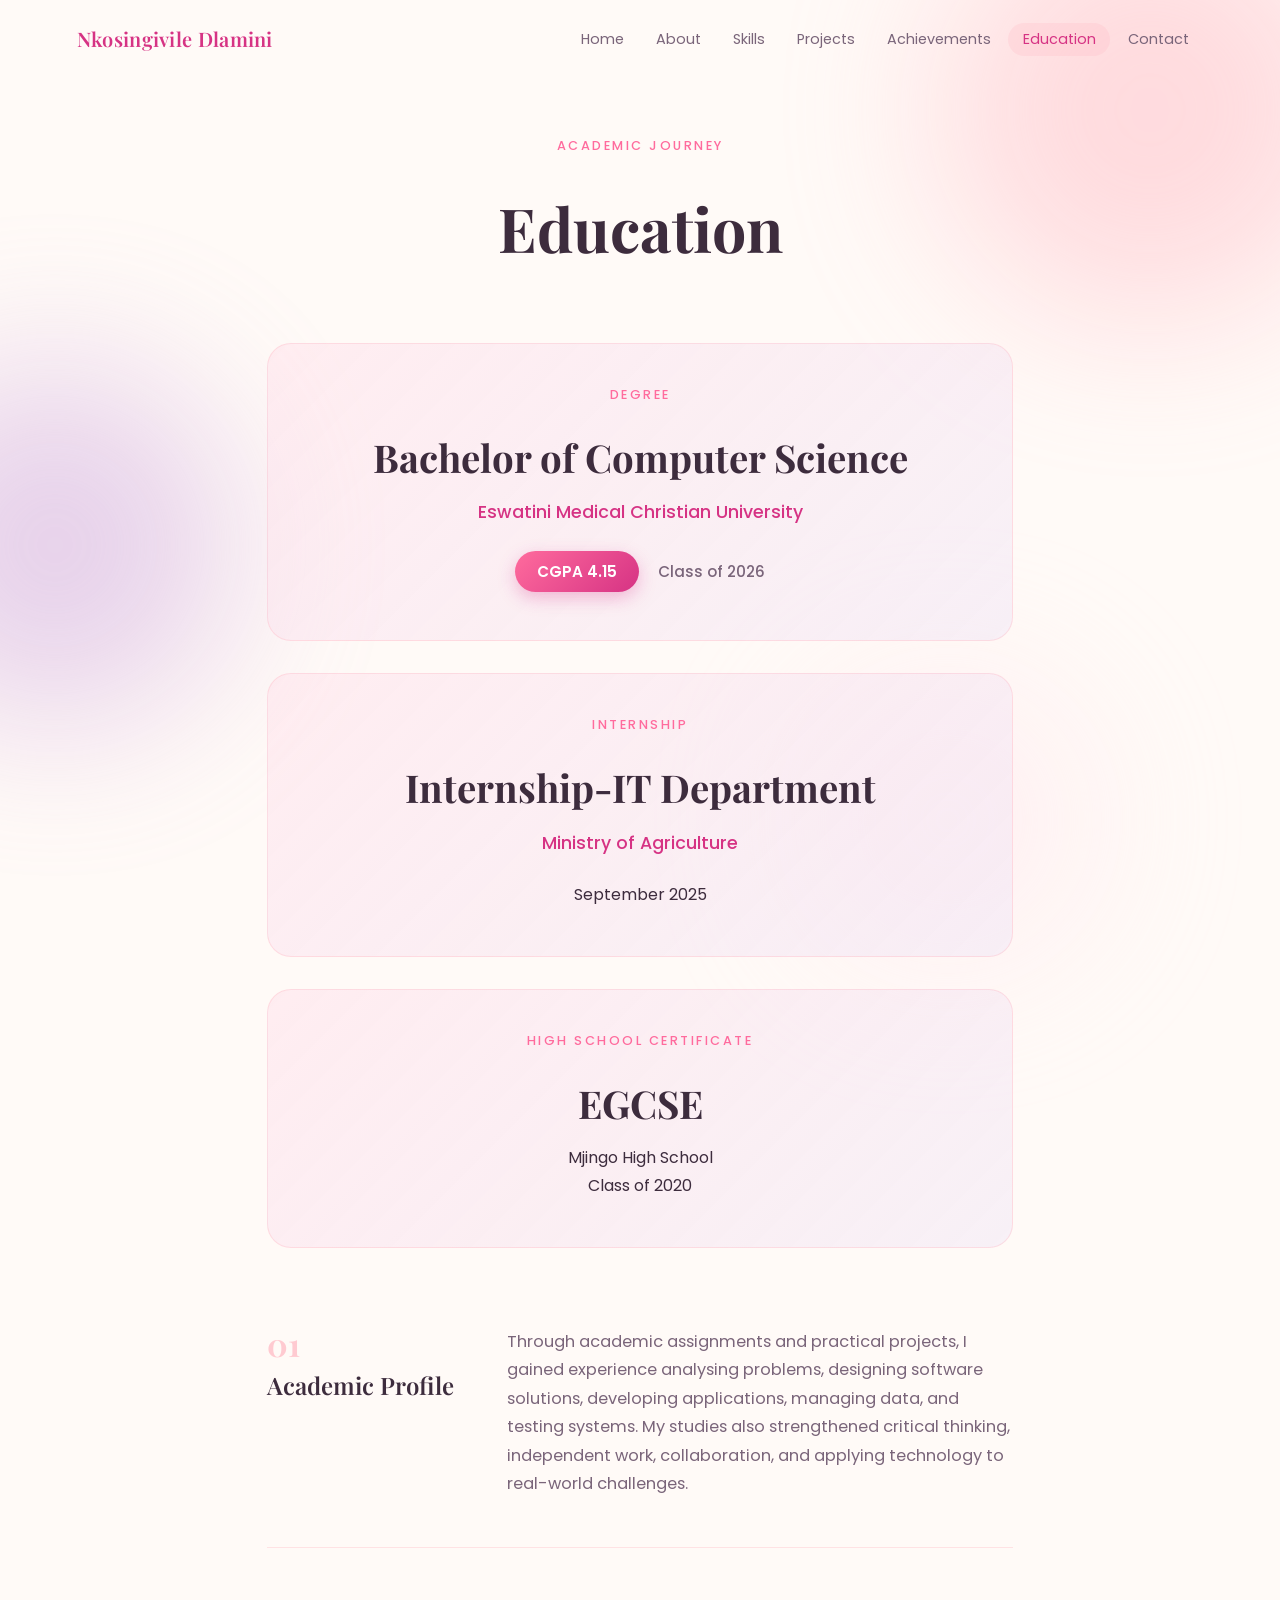
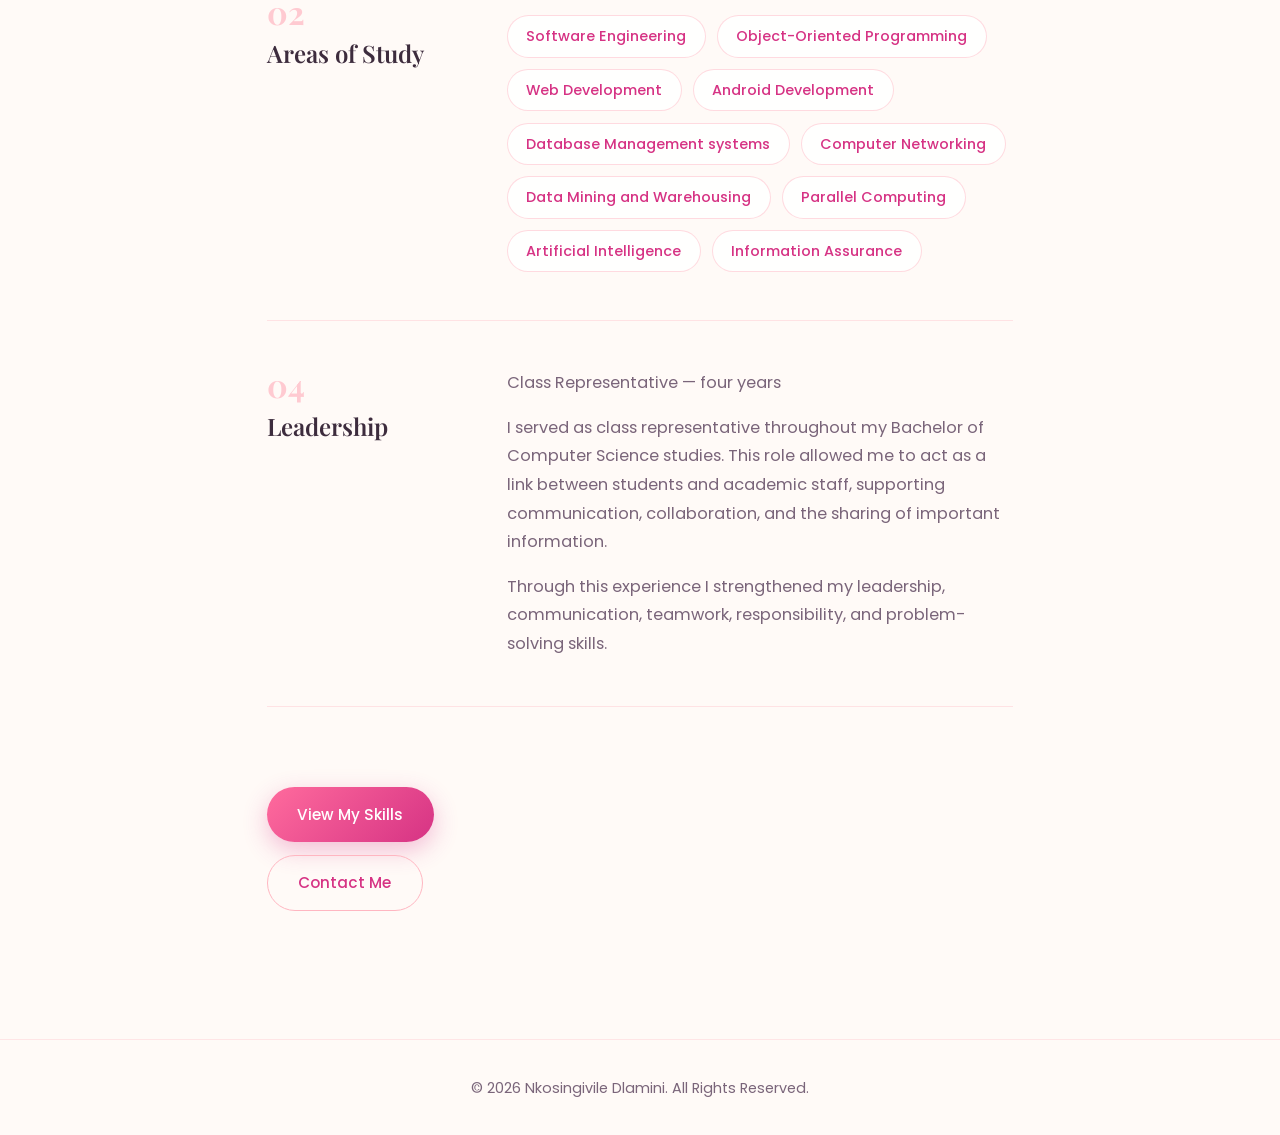
<file: my_portfolio/education.html>
<!DOCTYPE html>
<html lang="en">

<head>
    <meta charset="UTF-8">
    <meta name="viewport" content="width=device-width, initial-scale=1.0">
    <title>Education | Nkosingivile Dlamini</title>
    <link rel="stylesheet" href="style.css">
</head>

<body>

    <!-- Soft floating shapes -->
    <div class="blob blob-1"></div>
    <div class="blob blob-2"></div>
    <div class="blob blob-3"></div>

    <!-- =========================
         NAVIGATION
    ========================== -->
    <nav>
        <div class="logo">Nkosingivile Dlamini</div>
        <ul class="nav-links">
            <li><a href="index.html">Home</a></li>
            <li><a href="about.html">About</a></li>
            <li><a href="skills.html">Skills</a></li>
            <li><a href="projects.html">Projects</a></li>
            <li><a href="achievements.html">Achievements</a></li>
            <li><a href="education.html" class="active">Education</a></li>
            <li><a href="contact.html">Contact</a></li>
        </ul>
    </nav>


    <!-- =========================
         PAGE INTRO
    ========================== -->
    <header class="page-intro">
        <p class="eyebrow">Academic journey</p>
        <h1>Education</h1>
    </header>


    <!-- =========================
         EDUCATION CONTENT
    ========================== -->
    <main class="edu-main">

        <!-- DEGREE HIGHLIGHT -->
        <section class="degree-hero">
            <p class="eyebrow">Degree</p>
            <h2>Bachelor of Computer Science</h2>
            <p class="degree-school">Eswatini Medical Christian University</p>
            <div class="degree-meta">
                <span class="cgpa-badge">CGPA 4.15</span>
                <span class="degree-year">Class of 2026</span>
            </div>
        </section>


       

        <section class="degree-hero">
            <p class="eyebrow">Internship</p>
            <h2>Internship-IT Department</h2>
            <p class="degree-school">Ministry of Agriculture</p>
            <div class="degree-meta">
                <span class="period">September 2025</span>
            </div>
        </section>

        <section class="degree-hero">
            <p class="eyebrow">High School Certificate</p>
            <h2>EGCSE</h2>
            <p class="school-name">Mjingo High School</p>
            <div class="degree-meta">
                <span class="obtained-year">Class of 2020</span>
            </div>
        </section>

         <!-- ACADEMIC PROFILE -->
        <section class="about-block">
            <div class="about-label">
                <span class="item-number">01</span>
                <h2>Academic Profile</h2>
            </div>
            <div class="about-body">

                <p>
                    Through academic assignments and practical projects,
                    I gained experience analysing problems, designing
                    software solutions, developing applications,
                    managing data, and testing systems. My studies also
                    strengthened critical thinking, independent work,
                    collaboration, and applying technology to real-world
                    challenges.
                </p>
            </div>
        </section>

        <!-- KEY AREAS OF STUDY -->
        <section class="about-block">
            <div class="about-label">
                <span class="item-number">02</span>
                <h2>Areas of Study</h2>
            </div>
            <div class="about-body">
                <div class="interest-tags">
                    <span>Software Engineering</span>
                    <span>Object-Oriented Programming</span>
                    <span>Web Development</span>
                    <span>Android Development</span>
                    <span>Database Management systems</span>
                    <span>Computer Networking</span>
                    <span>Data Mining and Warehousing</span>
                    <span>Parallel Computing</span>
                    <span>Artificial Intelligence</span>
                    <span>Information Assurance</span>
                </div>
            </div>
        </section>


        <!-- LEADERSHIP -->
        <section class="about-block">
            <div class="about-label">
                <span class="item-number">04</span>
                <h2>Leadership</h2>
            </div>
            <div class="about-body">
                <p >
                    Class Representative — four years
                </p>
                <p>
                    I served as class representative throughout my
                    Bachelor of Computer Science studies. This role
                    allowed me to act as a link between students and
                    academic staff, supporting communication,
                    collaboration, and the sharing of important
                    information.
                </p>
                <p>
                    Through this experience I strengthened my leadership,
                    communication, teamwork, responsibility, and
                    problem-solving skills.
                </p>
            </div>
        </section>


        <!-- CONTINUOUS LEARNING -->
        <section class="about-block about-goal">
            <div class="about-body">
                <div class="hero-actions" style="margin-top: 2rem;">
                    <a href="skills.html" class="btn btn-primary">View My Skills</a>
                    <a href="contact.html" class="btn btn-secondary">Contact Me</a>
                </div>
            </div>
        </section>

    </main>


    <!-- =========================
         FOOTER
    ========================== -->
    <footer>
        <p>© 2026 Nkosingivile Dlamini. All Rights Reserved.</p>
    </footer>

</body>

</html>
</file>
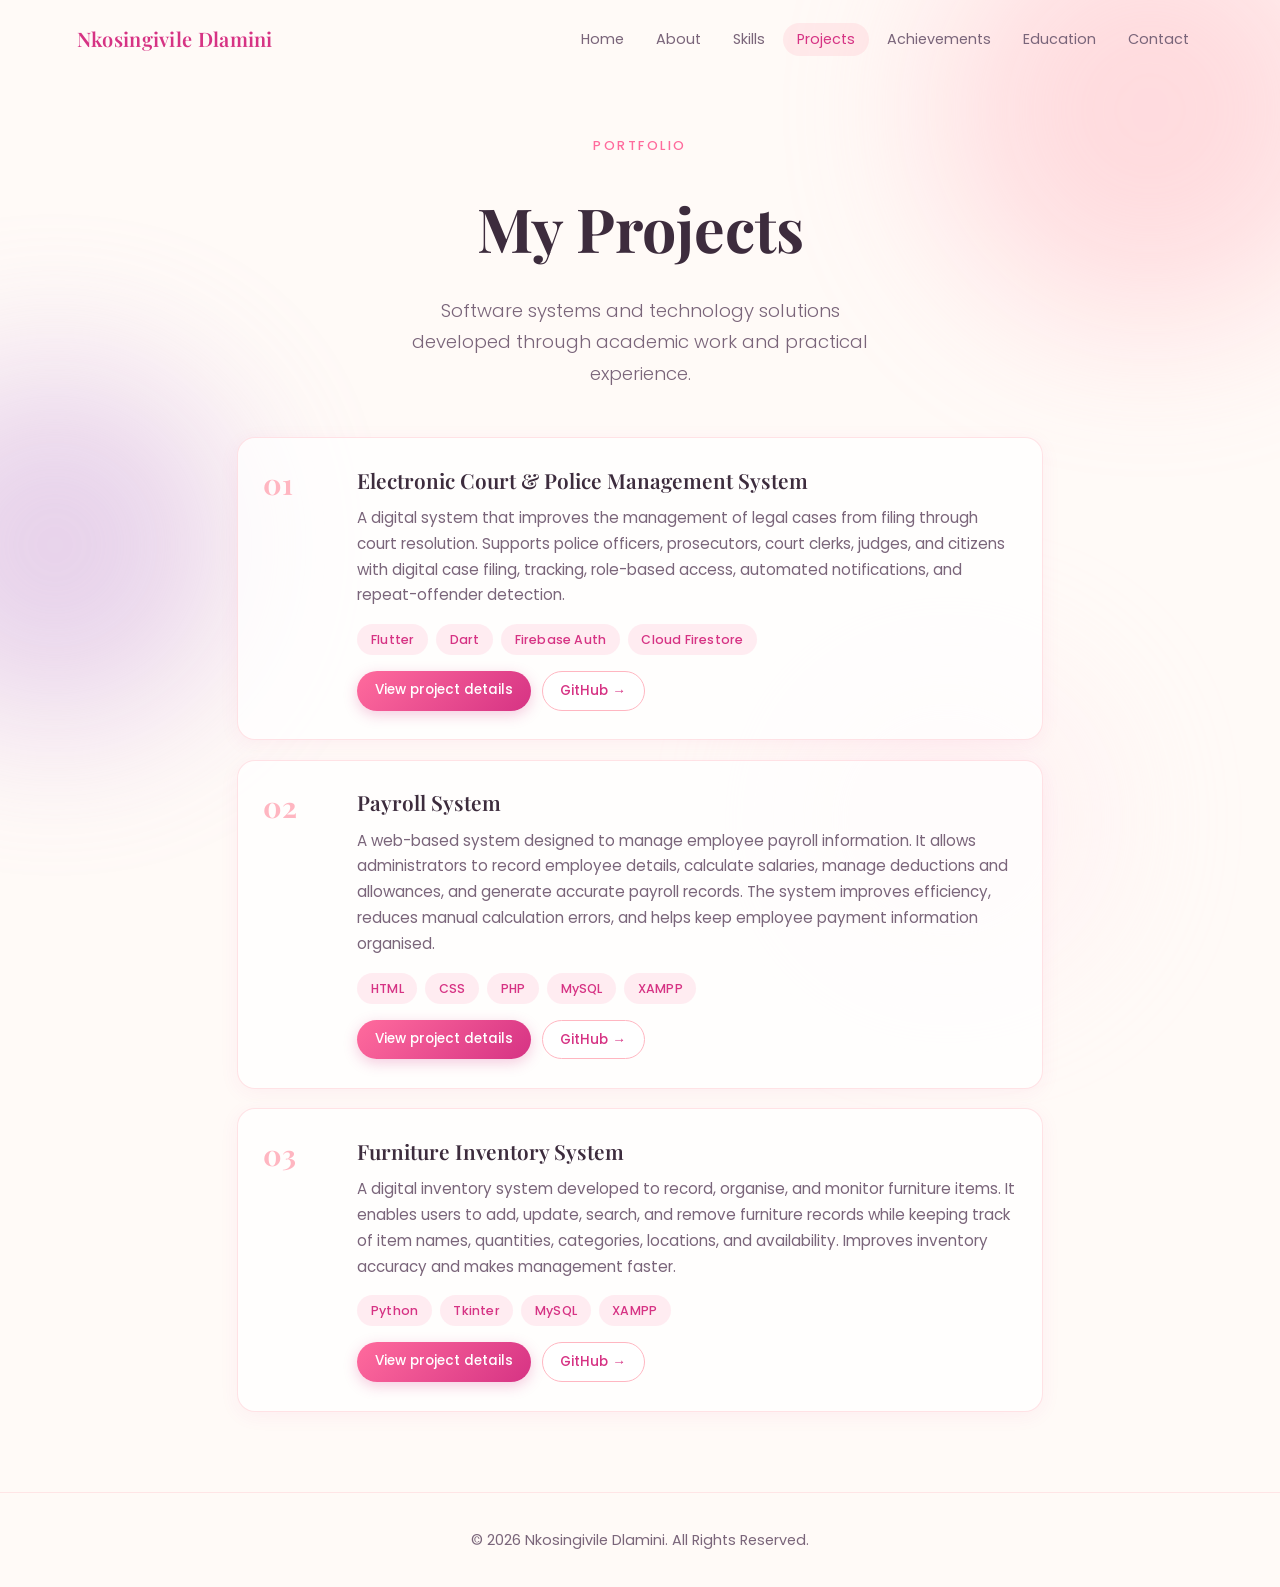
<file: my_portfolio/projects.html>
<!DOCTYPE html>
<html lang="en">

<head>
    <meta charset="UTF-8">
    <meta name="viewport" content="width=device-width, initial-scale=1.0">
    <title>Projects | Nkosingivile Dlamini</title>
    <link rel="stylesheet" href="style.css">
    <style>
        .project-card {
            display: grid;
            grid-template-columns: 70px 1fr;
            gap: 1.5rem;
            align-items: start;
            padding: 1.8rem 1.6rem;
            background: rgba(255, 255, 255, 0.75);
            border: 1px solid rgba(255, 182, 193, 0.4);
            border-radius: 18px;
            color: inherit;
            transition: all 0.3s ease;
            box-shadow: 0 4px 20px rgba(214, 51, 132, 0.06);
        }

        .project-card:hover {
            transform: translateY(-4px);
            box-shadow: 0 12px 36px rgba(214, 51, 132, 0.14);
            border-color: var(--pink-soft);
            background: rgba(255, 255, 255, 0.95);
        }

        .project-info h2 a {
            color: inherit;
            text-decoration: none;
            transition: color 0.25s ease;
        }

        .project-info h2 a:hover {
            color: var(--pink-deep);
        }

        .project-links {
            display: flex;
            flex-wrap: wrap;
            gap: 0.7rem;
            margin-top: 1rem;
        }

        .project-links a {
            display: inline-block;
            padding: 0.45rem 1.1rem;
            border-radius: 50px;
            font-size: 0.85rem;
            font-weight: 500;
            text-decoration: none;
            transition: all 0.25s ease;
        }

        .link-details {
            background: linear-gradient(135deg, var(--pink-main), var(--pink-deep));
            color: white;
            box-shadow: 0 4px 14px rgba(214, 51, 132, 0.25);
        }

        .link-details:hover {
            transform: translateY(-2px);
            box-shadow: 0 6px 18px rgba(214, 51, 132, 0.35);
        }

        .link-github {
            background: white;
            color: var(--pink-deep);
            border: 1.5px solid var(--pink-soft);
        }

        .link-github:hover {
            background: var(--pink-light);
            border-color: var(--pink-main);
        }

        @media (max-width: 700px) {
            .project-card {
                grid-template-columns: 50px 1fr;
                gap: 1rem;
                padding: 1.4rem 1.2rem;
            }
        }

        @media (max-width: 480px) {
            .project-card {
                grid-template-columns: 1fr;
            }
        }
    </style>
</head>

<body>

    <div class="blob blob-1"></div>
    <div class="blob blob-2"></div>
    <div class="blob blob-3"></div>

    <nav>
        <div class="logo">Nkosingivile Dlamini</div>
        <ul class="nav-links">
            <li><a href="index.html">Home</a></li>
            <li><a href="about.html">About</a></li>
            <li><a href="skills.html">Skills</a></li>
            <li><a href="projects.html" class="active">Projects</a></li>
            <li><a href="achievements.html">Achievements</a></li>
            <li><a href="education.html">Education</a></li>
            <li><a href="contact.html">Contact</a></li>
        </ul>
    </nav>

    <header class="page-intro">
        <p class="eyebrow">Portfolio</p>
        <h1>My Projects</h1>
        <p class="page-intro-lead">
            Software systems and technology solutions developed
            through academic work and practical experience.
        </p>
    </header>

    <main class="projects-main">

        <div class="projects-list">

            <!-- PROJECT 1 -->
            <article class="project-card">
                <div class="project-number">01</div>
                <div class="project-info">
                    <h2>
                        <a href="electronic-court.html">Electronic Court &amp; Police Management System</a>
                    </h2>
                    <p>
                        A digital system that improves the management of legal
                        cases from filing through court resolution. Supports
                        police officers, prosecutors, court clerks, judges,
                        and citizens with digital case filing, tracking,
                        role-based access, automated notifications, and
                        repeat-offender detection.
                    </p>
                    <div class="tech-tags">
                        <span>Flutter</span>
                        <span>Dart</span>
                        <span>Firebase Auth</span>
                        <span>Cloud Firestore</span>
                    </div>
                    <div class="project-links">
                        <a href="electronic-court.html" class="link-details">View project details</a>
                        <a href="https://github.com/Vile2002/electronic_court" class="link-github" target="_blank" rel="noopener noreferrer">GitHub →</a>
                    </div>
                </div>
            </article>

            <!-- PROJECT 2 -->
            <article class="project-card">
                <div class="project-number">02</div>
                <div class="project-info">
                    <h2>
                        <a href="payroll.html">Payroll System</a>
                    </h2>
                    <p>
                        A web-based system designed to manage employee payroll
                        information. It allows administrators to record employee
                        details, calculate salaries, manage deductions and allowances,
                        and generate accurate payroll records. The system improves
                        efficiency, reduces manual calculation errors, and helps keep
                        employee payment information organised.
                    </p>
                    <div class="tech-tags">
                        <span>HTML</span>
                        <span>CSS</span>
                        <span>PHP</span>
                        <span>MySQL</span>
                        <span>XAMPP</span>
                    </div>
                    <div class="project-links">
                        <a href="payroll.html" class="link-details">View project details</a>
                        <a href="https://github.com/Vile2002/payroll-system" class="link-github" target="_blank" rel="noopener noreferrer">GitHub →</a>
                    </div>
                </div>
            </article>

            <!-- PROJECT 3 -->
            <article class="project-card">
                <div class="project-number">03</div>
                <div class="project-info">
                    <h2>
                        <a href="furniture-inventory.html">Furniture Inventory System</a>
                    </h2>
                    <p>
                        A digital inventory system developed to record, organise,
                        and monitor furniture items. It enables users to add, update,
                        search, and remove furniture records while keeping track of
                        item names, quantities, categories, locations, and availability.
                        Improves inventory accuracy and makes management faster.
                    </p>
                    <div class="tech-tags">
                        <span>Python</span>
                        <span>Tkinter</span>
                        <span>MySQL</span>
                        <span>XAMPP</span>
                    </div>
                    <div class="project-links">
                        <a href="furniture-inventory.html" class="link-details">View project details</a>
                        <a href="https://github.com/Vile2002/furniture_inventory" class="link-github" target="_blank" rel="noopener noreferrer">GitHub →</a>
                    </div>
                </div>
            </article>

        </div>

    </main>

    <footer>
        <p>© 2026 Nkosingivile Dlamini. All Rights Reserved.</p>
    </footer>

</body>

</html>
</file>
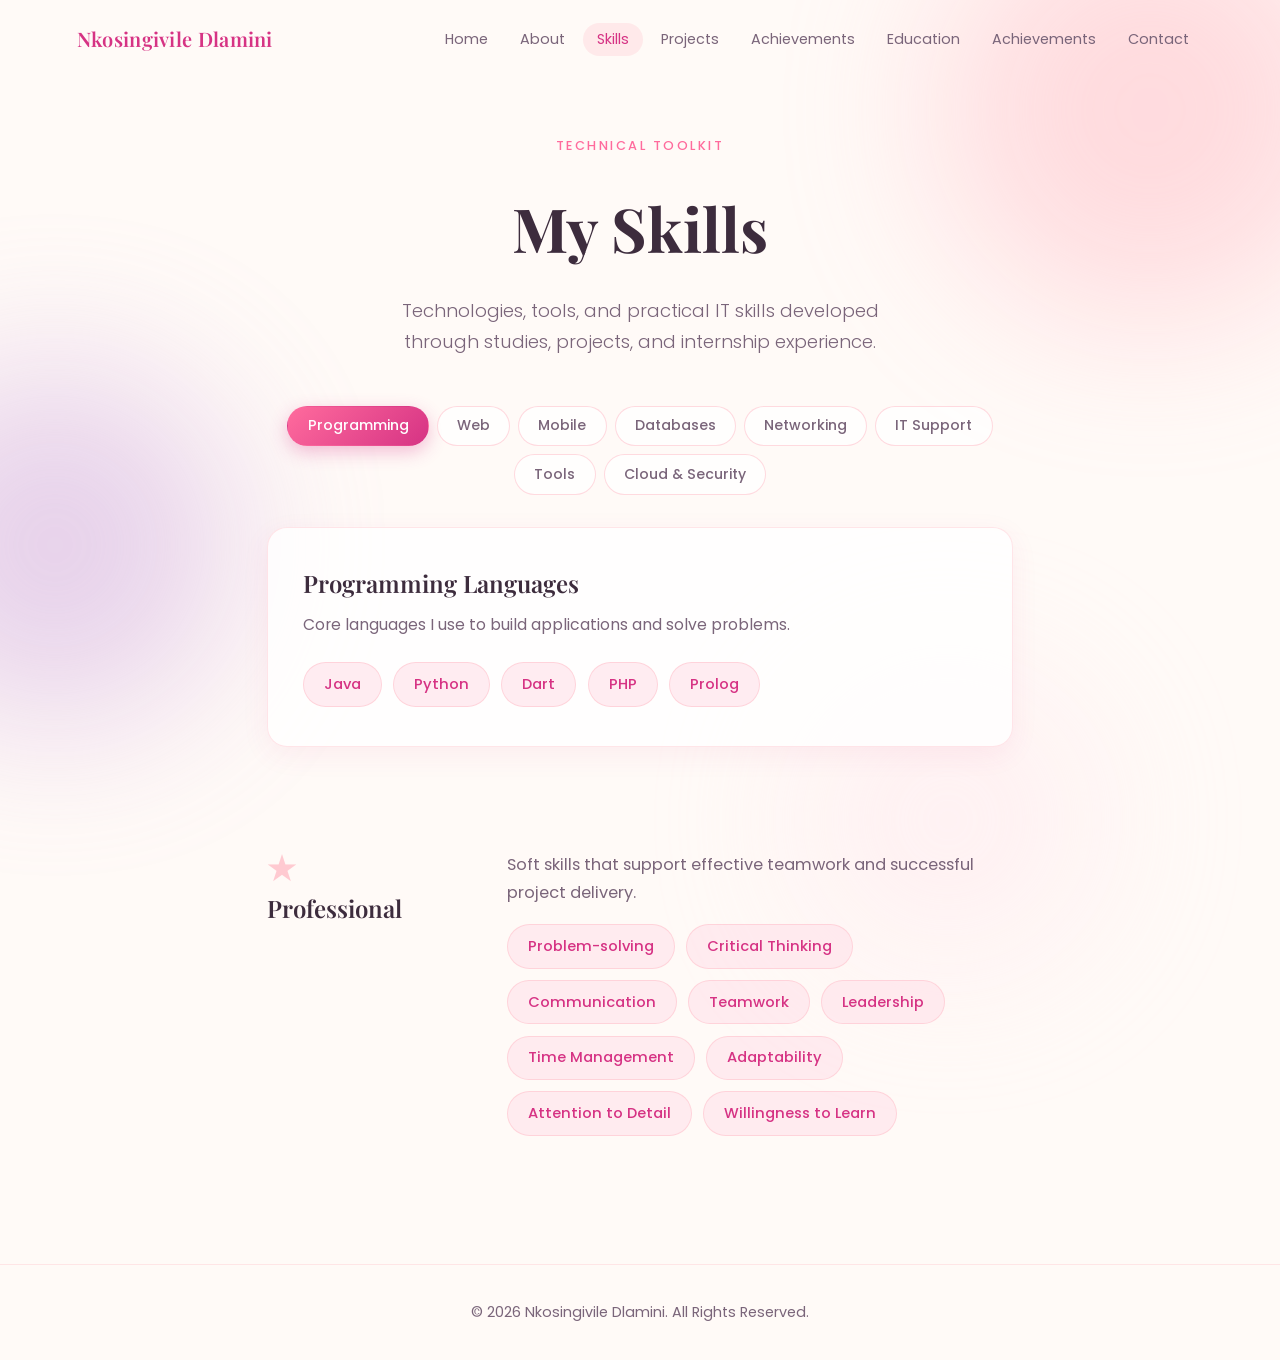
<file: my_portfolio/skills.html>
<!DOCTYPE html>
<html lang="en">

<head>
    <meta charset="UTF-8">
    <meta name="viewport" content="width=device-width, initial-scale=1.0">
    <title>Skills | Nkosingivile Dlamini</title>
    <link rel="stylesheet" href="style.css">
</head>

<body>

    <!-- Soft floating shapes -->
    <div class="blob blob-1"></div>
    <div class="blob blob-2"></div>
    <div class="blob blob-3"></div>

    <!-- =========================
         NAVIGATION
    ========================== -->
    <nav>
        <div class="logo">Nkosingivile Dlamini</div>
        <ul class="nav-links">
            <li><a href="index.html">Home</a></li>
            <li><a href="about.html">About</a></li>
            <li><a href="skills.html" class="active">Skills</a></li>
            <li><a href="projects.html">Projects</a></li>
            <li><a href="achievements.html">Achievements</a></li>
            <li><a href="education.html">Education</a></li>
            <li><a href="achievements.html">Achievements</a></li>
            <li><a href="contact.html">Contact</a></li>
        </ul>
    </nav>


    <!-- =========================
         PAGE INTRO
    ========================== -->
    <header class="page-intro">
        <p class="eyebrow">Technical toolkit</p>
        <h1>My Skills</h1>
        <p class="page-intro-lead">
            Technologies, tools, and practical IT skills developed
            through studies, projects, and internship experience.
        </p>
    </header>


    <!-- =========================
         SKILLS CONTENT
    ========================== -->
    <main class="skills-main">

        <!-- TAB BUTTONS -->
        <div class="skills-tabs" role="tablist">
            <button class="skill-tab active" data-tab="programming" type="button">Programming</button>
            <button class="skill-tab" data-tab="web" type="button">Web</button>
            <button class="skill-tab" data-tab="mobile" type="button">Mobile</button>
            <button class="skill-tab" data-tab="databases" type="button">Databases</button>
            <button class="skill-tab" data-tab="networking" type="button">Networking</button>
            <button class="skill-tab" data-tab="support" type="button">IT Support</button>
            <button class="skill-tab" data-tab="tools" type="button">Tools</button>
            <button class="skill-tab" data-tab="cloud" type="button">Cloud &amp; Security</button>
        </div>


        <!-- TAB PANELS -->
        <div class="skills-panels">

            <div class="skill-panel active" id="programming">
                <h2>Programming Languages</h2>
                <p class="panel-desc">Core languages I use to build applications and solve problems.</p>
                <div class="skill-tags">
                    <span>Java</span>
                    <span>Python</span>
                    <span>Dart</span>
                    <span>PHP</span>
                    <span>Prolog</span>
                </div>
            </div>

            <div class="skill-panel" id="web">
                <h2>Web Development</h2>
                <p class="panel-desc">Building responsive, functional websites and web applications.</p>
                <div class="skill-tags">
                    <span>HTML5</span>
                    <span>CSS3</span>
                    <span>JavaScript</span>
                    <span>PHP</span>
                    <span>Responsive Design</span>
                </div>
            </div>

            <div class="skill-panel" id="mobile">
                <h2>Mobile Development</h2>
                <p class="panel-desc">Cross-platform mobile apps with modern frameworks.</p>
                <div class="skill-tags">
                    <span>Flutter</span>
                    <span>Dart</span>
                    <span>Android Studio</span>
                    <span>Firebase</span>
                    <span>Mobile UI Design</span>
                </div>
            </div>

            <div class="skill-panel" id="databases">
                <h2>Databases</h2>
                <p class="panel-desc">Designing, querying, and managing structured and cloud data.</p>
                <div class="skill-tags">
                    <span>MySQL</span>
                    <span>Firebase Firestore</span>
                    <span>Supabase</span>
                    <span>XAMPP</span>
                    <span>Database Design</span>
                </div>
            </div>

            <div class="skill-panel" id="networking">
                <h2>Networking</h2>
                <p class="panel-desc">Configuring and troubleshooting network connectivity.</p>
                <div class="skill-tags">
                    <span>LAN Configuration</span>
                    <span>Ethernet Setup</span>
                    <span>Network Troubleshooting</span>
                    <span>Domain Configuration</span>
                    <span>Device Connectivity</span>
                </div>
            </div>

            <div class="skill-panel" id="support">
                <h2>IT Support</h2>
                <p class="panel-desc">Hands-on support for hardware, software, and end users.</p>
                <div class="skill-tags">
                    <span>Computer Troubleshooting</span>
                    <span>Hardware Maintenance</span>
                    <span>Software Installation</span>
                    <span>Printer Configuration</span>
                    <span>Windows Installation</span>
                </div>
            </div>

            <div class="skill-panel" id="tools">
                <h2>Development Tools</h2>
                <p class="panel-desc">Everyday tools for writing, versioning, and running code.</p>
                <div class="skill-tags">
                    <span>Visual Studio Code</span>
                    <span>Android Studio</span>
                    <span>Git</span>
                    <span>GitHub</span>
                    <span>XAMPP</span>
                </div>
            </div>

            <div class="skill-panel" id="cloud">
                <h2>Cloud &amp; Security</h2>
                <p class="panel-desc">Cloud services and foundational security practices.</p>
                <div class="skill-tags">
                    <span>Cloud Computing</span>
                    <span>Firebase Services</span>
                    <span>Supabase Services</span>
                    <span>Cybersecurity Fundamentals</span>
                    <span>Secure Authentication</span>
                </div>
            </div>

        </div>


        <!-- PROFESSIONAL SKILLS -->
        <section class="about-block" style="margin-top: 3.5rem; border-bottom: none;">
            <div class="about-label">
                <span class="item-number">★</span>
                <h2>Professional</h2>
            </div>
            <div class="about-body">
                <p>
                    Soft skills that support effective teamwork and
                    successful project delivery.
                </p>
                <div class="skill-tags">
                    <span>Problem-solving</span>
                    <span>Critical Thinking</span>
                    <span>Communication</span>
                    <span>Teamwork</span>
                    <span>Leadership</span>
                    <span>Time Management</span>
                    <span>Adaptability</span>
                    <span>Attention to Detail</span>
                    <span>Willingness to Learn</span>
                </div>
            </div>
        </section>


    </main>


    <!-- =========================
         FOOTER
    ========================== -->
    <footer>
        <p>© 2026 Nkosingivile Dlamini. All Rights Reserved.</p>
    </footer>


    <!-- TAB SWITCHING SCRIPT -->
    <script>
        document.addEventListener('DOMContentLoaded', function () {
            const tabs = document.querySelectorAll('.skill-tab');
            const panels = document.querySelectorAll('.skill-panel');

            tabs.forEach(function (tab) {
                tab.addEventListener('click', function () {
                    // Remove active from all tabs and panels
                    tabs.forEach(function (t) {
                        t.classList.remove('active');
                    });
                    panels.forEach(function (p) {
                        p.classList.remove('active');
                    });

                    // Activate clicked tab
                    tab.classList.add('active');

                    // Show matching panel
                    var panelId = tab.getAttribute('data-tab');
                    var panel = document.getElementById(panelId);
                    if (panel) {
                        panel.classList.add('active');
                    }
                });
            });
        });
    </script>

</body>

</html>
</file>
<file: my_portfolio/style.css>
/* =========================
   MAGAZINE / EDITORIAL
   Soft girly theme
========================= */

@import url('https://fonts.googleapis.com/css2?family=Playfair+Display:ital,wght@0,500;0,600;0,700;1,500&family=Poppins:wght@300;400;500;600&display=swap');

:root {
    --pink-light: #ffe4ec;
    --pink-soft: #ffb6c1;
    --pink-main: #ff6b9d;
    --pink-deep: #d63384;
    --lavender: #f0e6f6;
    --lavender-deep: #c9a0dc;
    --cream: #fffaf7;
    --white: #ffffff;
    --text-dark: #3d2c3d;
    --text-muted: #7a657a;
    --shadow-soft: 0 20px 50px rgba(214, 51, 132, 0.1);
}

* {
    margin: 0;
    padding: 0;
    box-sizing: border-box;
}

body {
    font-family: 'Poppins', sans-serif;
    background: var(--cream);
    color: var(--text-dark);
    line-height: 1.7;
    overflow-x: hidden;
    position: relative;
}

/* =========================
   SOFT BACKGROUND BLOBS
========================= */

.blob {
    position: fixed;
    border-radius: 50%;
    filter: blur(80px);
    opacity: 0.45;
    z-index: -1;
    pointer-events: none;
}

.blob-1 {
    width: 420px;
    height: 420px;
    background: var(--pink-soft);
    top: -100px;
    right: -80px;
}

.blob-2 {
    width: 350px;
    height: 350px;
    background: var(--lavender-deep);
    bottom: 20%;
    left: -120px;
}

.blob-3 {
    width: 280px;
    height: 280px;
    background: var(--pink-light);
    bottom: -60px;
    right: 15%;
}

/* =========================
   NAVIGATION – minimal
========================= */

nav {
    display: flex;
    justify-content: space-between;
    align-items: center;
    padding: 1.4rem 6%;
    position: relative;
    z-index: 10;
}

.logo {
    font-family: 'Playfair Display', serif;
    font-size: 1.25rem;
    font-weight: 600;
    color: var(--pink-deep);
    letter-spacing: 0.3px;
}

.nav-links {
    display: flex;
    list-style: none;
    gap: 0.2rem;
    flex-wrap: wrap;
}

.nav-links a {
    text-decoration: none;
    color: var(--text-muted);
    font-weight: 400;
    font-size: 0.9rem;
    padding: 0.4rem 0.9rem;
    border-radius: 40px;
    transition: all 0.25s ease;
}

.nav-links a:hover,
.nav-links a.active {
    color: var(--pink-deep);
    background: rgba(255, 182, 193, 0.25);
}

/* =========================
   EDITORIAL HERO
========================= */

.editorial-hero {
    display: grid;
    grid-template-columns: 1.1fr 0.9fr;
    gap: 3rem;
    align-items: center;
    padding: 4rem 6% 5rem;
    max-width: 1300px;
    margin: 0 auto;
}

.eyebrow {
    font-size: 0.8rem;
    font-weight: 500;
    letter-spacing: 2.5px;
    text-transform: uppercase;
    color: var(--pink-main);
    margin-bottom: 1.2rem;
}

.hero-text h1 {
    font-family: 'Playfair Display', serif;
    font-size: clamp(2.8rem, 5.5vw, 4.4rem);
    font-weight: 700;
    line-height: 1.15;
    color: var(--text-dark);
    margin-bottom: 1.5rem;
}

.hero-text h1 span {
    font-style: italic;
    color: var(--pink-deep);
}

.hero-lead {
    font-size: 1.15rem;
    color: var(--text-muted);
    max-width: 420px;
    margin-bottom: 2.2rem;
    font-weight: 300;
}

.hero-actions {
    display: flex;
    flex-wrap: wrap;
    gap: 0.8rem;
}

.hero-image {
    position: relative;
    justify-self: end;
}

.image-frame {
    position: relative;
    width: 100%;
    max-width: 420px;
}

.image-frame img {
    width: 100%;
    height: auto;
    display: block;
    border-radius: 4px 4px 80px 4px;
    box-shadow: var(--shadow-soft);
    object-fit: cover;
}

.image-caption {
    margin-top: 1rem;
    font-size: 0.85rem;
    color: var(--text-muted);
    font-style: italic;
    text-align: right;
    line-height: 1.5;
}

/* =========================
   BUTTONS
========================= */

.btn {
    display: inline-block;
    padding: 0.9rem 1.9rem;
    border-radius: 50px;
    text-decoration: none;
    font-weight: 500;
    font-size: 0.95rem;
    transition: all 0.3s ease;
}

.btn-primary {
    background: linear-gradient(135deg, var(--pink-main), var(--pink-deep));
    color: white;
    box-shadow: 0 8px 25px rgba(214, 51, 132, 0.3);
}

.btn-primary:hover {
    transform: translateY(-3px);
    box-shadow: 0 12px 32px rgba(214, 51, 132, 0.4);
}

.btn-secondary {
    background: transparent;
    color: var(--pink-deep);
    border: 1.5px solid var(--pink-soft);
}

.btn-secondary:hover {
    background: var(--pink-light);
    border-color: var(--pink-main);
}

/* =========================
   MANIFESTO SECTION
========================= */

.manifesto {
    padding: 5rem 6%;
    background: linear-gradient(180deg, transparent, rgba(255, 228, 236, 0.4));
}

.manifesto-content {
    max-width: 720px;
    margin: 0 auto;
    text-align: center;
}

.manifesto h2 {
    font-family: 'Playfair Display', serif;
    font-size: 1.1rem;
    font-weight: 500;
    color: var(--pink-main);
    letter-spacing: 1px;
    margin-bottom: 1.5rem;
    text-transform: uppercase;
}

.large-text {
    font-family: 'Playfair Display', serif;
    font-size: clamp(1.5rem, 3vw, 2.1rem);
    font-weight: 500;
    line-height: 1.45;
    color: var(--text-dark);
    margin-bottom: 1.5rem;
}

.manifesto p:last-child {
    color: var(--text-muted);
    font-size: 1.05rem;
    max-width: 580px;
    margin: 0 auto;
}

/* =========================
   WHAT I DO – EDITORIAL
========================= */

.what-i-do {
    padding: 5rem 6% 6rem;
    max-width: 1200px;
    margin: 0 auto;
}

.section-header {
    margin-bottom: 3.5rem;
}

.section-header .eyebrow {
    margin-bottom: 0.6rem;
}

.section-header h2 {
    font-family: 'Playfair Display', serif;
    font-size: clamp(2.2rem, 4vw, 3rem);
    font-weight: 700;
    color: var(--text-dark);
}

.editorial-grid {
    display: grid;
    grid-template-columns: repeat(2, 1fr);
    gap: 3.5rem 4rem;
}

.editorial-item {
    position: relative;
    padding-left: 4.5rem;
}

.item-number {
    position: absolute;
    left: 0;
    top: -0.2rem;
    font-family: 'Playfair Display', serif;
    font-size: 2.4rem;
    font-weight: 700;
    color: var(--pink-soft);
    opacity: 0.7;
    line-height: 1;
}

.editorial-item h3 {
    font-family: 'Playfair Display', serif;
    font-size: 1.45rem;
    font-weight: 600;
    color: var(--text-dark);
    margin-bottom: 0.7rem;
}

.editorial-item p {
    color: var(--text-muted);
    font-size: 1rem;
    line-height: 1.7;
}

/* =========================
   CTA SECTION
========================= */

.cta-section {
    padding: 5rem 6%;
    background: linear-gradient(135deg, var(--pink-light), var(--lavender));
    text-align: center;
}

.cta-content {
    max-width: 600px;
    margin: 0 auto;
}

.cta-content .eyebrow {
    margin-bottom: 0.8rem;
}

.cta-content h2 {
    font-family: 'Playfair Display', serif;
    font-size: clamp(2rem, 4vw, 2.8rem);
    font-weight: 700;
    color: var(--text-dark);
    margin-bottom: 1.2rem;
}

.cta-content p {
    color: var(--text-muted);
    margin-bottom: 2rem;
    font-size: 1.05rem;
}

/* =========================
   FOOTER
========================= */

footer {
    text-align: center;
    padding: 2.2rem 6%;
    color: var(--text-muted);
    font-size: 0.9rem;
    border-top: 1px solid rgba(255, 182, 193, 0.3);
}

/* =========================
   PAGE INTRO (shared)
========================= */

.page-intro {
    text-align: center;
    padding: 3.5rem 6% 2rem;
    max-width: 800px;
    margin: 0 auto;
}

.page-intro h1 {
    font-family: 'Playfair Display', serif;
    font-size: clamp(2.6rem, 5vw, 3.8rem);
    font-weight: 700;
    color: var(--text-dark);
    margin-bottom: 1rem;
}

.page-intro-lead {
    font-size: 1.15rem;
    color: var(--text-muted);
    font-weight: 300;
    max-width: 480px;
    margin: 0 auto;
}

/* =========================
   ABOUT PAGE
========================= */

.about-main {
    max-width: 900px;
    margin: 0 auto;
    padding: 2rem 6% 5rem;
}

.about-block {
    display: grid;
    grid-template-columns: 200px 1fr;
    gap: 2.5rem;
    padding: 3rem 0;
    border-bottom: 1px solid rgba(255, 182, 193, 0.35);
}

.about-block:last-child {
    border-bottom: none;
}

.about-label h2 {
    font-family: 'Playfair Display', serif;
    font-size: 1.5rem;
    font-weight: 600;
    color: var(--text-dark);
    margin-top: 0.3rem;
}

.about-label .item-number {
    position: static;
    display: block;
    font-size: 2rem;
    margin-bottom: 0.3rem;
}

.about-body .large-text {
    font-family: 'Playfair Display', serif;
    font-size: clamp(1.25rem, 2.2vw, 1.55rem);
    font-weight: 500;
    line-height: 1.5;
    color: var(--text-dark);
    margin-bottom: 1.2rem;
}

.about-body p {
    color: var(--text-muted);
    font-size: 1.02rem;
    margin-bottom: 1rem;
    line-height: 1.75;
}

.about-body p:last-child {
    margin-bottom: 0;
}

.about-body strong {
    color: var(--pink-deep);
    font-weight: 600;
}

.interest-tags {
    display: flex;
    flex-wrap: wrap;
    gap: 0.7rem;
    margin-top: 1.2rem;
}

.interest-tags span {
    display: inline-block;
    padding: 0.5rem 1.15rem;
    background: rgba(255, 255, 255, 0.85);
    border: 1px solid rgba(255, 182, 193, 0.5);
    border-radius: 50px;
    font-size: 0.9rem;
    color: var(--pink-deep);
    font-weight: 500;
    transition: all 0.25s ease;
}

.interest-tags span:hover {
    background: var(--pink-light);
    border-color: var(--pink-main);
}

.strength-grid {
    display: grid;
    grid-template-columns: repeat(auto-fill, minmax(160px, 1fr));
    gap: 0.8rem;
    margin-top: 1.3rem;
}

.strength-item {
    background: rgba(255, 255, 255, 0.7);
    border: 1px solid rgba(255, 182, 193, 0.4);
    border-radius: 12px;
    padding: 0.85rem 1.1rem;
    font-size: 0.95rem;
    color: var(--text-dark);
    font-weight: 500;
    text-align: center;
    transition: all 0.25s ease;
}

.strength-item:hover {
    background: var(--pink-light);
    border-color: var(--pink-soft);
    transform: translateY(-2px);
}

/* =========================
   PROJECTS PAGE
========================= */

.projects-main {
    max-width: 960px;
    margin: 0 auto;
    padding: 1rem 6% 5rem;
}

.projects-list {
    display: flex;
    flex-direction: column;
    gap: 1.2rem;
}

.project-card {
    display: grid;
    grid-template-columns: 70px 1fr 40px;
    gap: 1.5rem;
    align-items: start;
    padding: 1.8rem 1.6rem;
    background: rgba(255, 255, 255, 0.75);
    border: 1px solid rgba(255, 182, 193, 0.4);
    border-radius: 18px;
    text-decoration: none;
    color: inherit;
    transition: all 0.3s ease;
    box-shadow: 0 4px 20px rgba(214, 51, 132, 0.06);
}

.project-card:hover {
    transform: translateY(-4px);
    box-shadow: 0 12px 36px rgba(214, 51, 132, 0.14);
    border-color: var(--pink-soft);
    background: rgba(255, 255, 255, 0.95);
}

.project-number {
    font-family: 'Playfair Display', serif;
    font-size: 1.8rem;
    font-weight: 700;
    color: var(--pink-soft);
    line-height: 1;
    padding-top: 0.15rem;
}

.project-info h2 {
    font-family: 'Playfair Display', serif;
    font-size: 1.3rem;
    font-weight: 600;
    color: var(--text-dark);
    margin-bottom: 0.7rem;
    line-height: 1.3;
    transition: color 0.25s ease;
}

.project-card:hover .project-info h2 {
    color: var(--pink-deep);
}

.project-info p {
    color: var(--text-muted);
    font-size: 0.95rem;
    line-height: 1.7;
    margin-bottom: 1rem;
}

.tech-tags {
    display: flex;
    flex-wrap: wrap;
    gap: 0.5rem;
}

.tech-tags span {
    display: inline-block;
    padding: 0.3rem 0.85rem;
    background: rgba(255, 228, 236, 0.7);
    border-radius: 40px;
    font-size: 0.78rem;
    font-weight: 500;
    color: var(--pink-deep);
    letter-spacing: 0.2px;
}

.project-arrow {
    font-size: 1.4rem;
    color: var(--pink-soft);
    align-self: center;
    transition: all 0.3s ease;
    opacity: 0.6;
}

.project-card:hover .project-arrow {
    color: var(--pink-deep);
    transform: translateX(4px);
    opacity: 1;
}

/* =========================
   SKILLS + PROJECT TABS
========================= */

.skills-main {
    max-width: 900px;
    margin: 0 auto;
    padding: 1rem 6% 5rem;
}

.skills-tabs,
.project-tabs {
    display: flex;
    flex-wrap: wrap;
    gap: 0.5rem;
    margin-bottom: 2rem;
    justify-content: center;
}

.skill-tab,
.project-tab {
    padding: 0.55rem 1.2rem;
    border: 1.5px solid rgba(255, 182, 193, 0.5);
    border-radius: 50px;
    background: rgba(255, 255, 255, 0.7);
    color: var(--text-muted);
    font-family: 'Poppins', sans-serif;
    font-size: 0.88rem;
    font-weight: 500;
    cursor: pointer;
    transition: all 0.25s ease;
}

.skill-tab:hover,
.project-tab:hover {
    border-color: var(--pink-main);
    color: var(--pink-deep);
    background: var(--pink-light);
}

.skill-tab.active,
.project-tab.active {
    background: linear-gradient(135deg, var(--pink-main), var(--pink-deep));
    color: white;
    border-color: transparent;
    box-shadow: 0 6px 18px rgba(214, 51, 132, 0.3);
}

.project-card.hidden {
    display: none;
}

.skills-panels {
    background: rgba(255, 255, 255, 0.8);
    border: 1px solid rgba(255, 182, 193, 0.35);
    border-radius: 20px;
    padding: 2.2rem;
    min-height: 220px;
    box-shadow: 0 8px 28px rgba(214, 51, 132, 0.07);
}

.skill-panel {
    display: none;
    animation: fadeIn 0.35s ease;
}

.skill-panel.active {
    display: block;
}

@keyframes fadeIn {
    from { opacity: 0; transform: translateY(8px); }
    to { opacity: 1; transform: translateY(0); }
}

.skill-panel h2 {
    font-family: 'Playfair Display', serif;
    font-size: 1.5rem;
    font-weight: 600;
    color: var(--text-dark);
    margin-bottom: 0.5rem;
}

.panel-desc {
    color: var(--text-muted);
    font-size: 0.98rem;
    margin-bottom: 1.5rem;
}

.skill-tags {
    display: flex;
    flex-wrap: wrap;
    gap: 0.7rem;
}

.skill-tags span {
    display: inline-block;
    padding: 0.55rem 1.25rem;
    background: rgba(255, 228, 236, 0.7);
    border: 1px solid rgba(255, 182, 193, 0.45);
    border-radius: 50px;
    font-size: 0.92rem;
    font-weight: 500;
    color: var(--pink-deep);
    transition: all 0.25s ease;
}

.skill-tags span:hover {
    background: var(--pink-light);
    border-color: var(--pink-main);
    transform: translateY(-2px);
}

/* =========================
   EDUCATION PAGE
========================= */

.edu-main {
    max-width: 900px;
    margin: 0 auto;
    padding: 1rem 6% 5rem;
}

.degree-hero {
    text-align: center;
    padding: 2.5rem 2rem 3rem;
    margin-bottom: 2rem;
    background: linear-gradient(135deg, rgba(255, 228, 236, 0.6), rgba(240, 230, 246, 0.5));
    border-radius: 24px;
    border: 1px solid rgba(255, 182, 193, 0.35);
}

.degree-hero h2 {
    font-family: 'Playfair Display', serif;
    font-size: clamp(1.8rem, 3.5vw, 2.4rem);
    font-weight: 700;
    color: var(--text-dark);
    margin-bottom: 0.5rem;
}

.degree-school {
    font-size: 1.1rem;
    color: var(--pink-deep);
    font-weight: 500;
    margin-bottom: 1.4rem;
}

.degree-meta {
    display: flex;
    justify-content: center;
    align-items: center;
    gap: 1.2rem;
    flex-wrap: wrap;
}

.cgpa-badge {
    display: inline-block;
    padding: 0.5rem 1.4rem;
    background: linear-gradient(135deg, var(--pink-main), var(--pink-deep));
    color: white;
    font-weight: 600;
    font-size: 0.95rem;
    border-radius: 50px;
    box-shadow: 0 6px 18px rgba(214, 51, 132, 0.3);
}

.degree-year {
    font-size: 0.95rem;
    color: var(--text-muted);
    font-weight: 500;
}

.edu-project-list {
    display: flex;
    flex-direction: column;
    gap: 0.6rem;
    margin-top: 1.2rem;
}

.edu-project-item {
    padding: 0.75rem 1.2rem;
    background: rgba(255, 255, 255, 0.7);
    border: 1px solid rgba(255, 182, 193, 0.35);
    border-radius: 12px;
    font-size: 0.95rem;
    color: var(--text-dark);
    font-weight: 500;
    transition: all 0.25s ease;
}

.edu-project-item:hover {
    background: var(--pink-light);
    border-color: var(--pink-soft);
    transform: translateX(4px);
}

/* =========================
   ACHIEVEMENTS PAGE
========================= */

.achievements-highlights {
    display: grid;
    grid-template-columns: repeat(4, 1fr);
    gap: 1.2rem;
    margin-bottom: 3rem;
}

.highlight-item {
    text-align: center;
    padding: 1.6rem 1rem;
    background: rgba(255, 255, 255, 0.8);
    border: 1px solid rgba(255, 182, 193, 0.4);
    border-radius: 18px;
    transition: all 0.3s ease;
}

.highlight-item:hover {
    transform: translateY(-4px);
    box-shadow: 0 10px 28px rgba(214, 51, 132, 0.12);
    border-color: var(--pink-soft);
}

.highlight-number {
    display: block;
    font-family: 'Playfair Display', serif;
    font-size: 2rem;
    font-weight: 700;
    color: var(--pink-deep);
    line-height: 1.2;
    margin-bottom: 0.3rem;
}

.highlight-label {
    font-size: 0.85rem;
    color: var(--text-muted);
    font-weight: 500;
}

.achievement-list {
    display: flex;
    flex-direction: column;
    gap: 1.2rem;
}

.achievement-card {
    display: grid;
    grid-template-columns: 52px 1fr;
    gap: 1.2rem;
    padding: 1.4rem 1.3rem;
    background: rgba(255, 255, 255, 0.75);
    border: 1px solid rgba(255, 182, 193, 0.35);
    border-radius: 16px;
    transition: all 0.3s ease;
}

.achievement-card:hover {
    background: rgba(255, 255, 255, 0.95);
    border-color: var(--pink-soft);
    box-shadow: 0 8px 24px rgba(214, 51, 132, 0.1);
}

.achievement-icon {
    font-size: 1.6rem;
    line-height: 1;
    padding-top: 0.15rem;
}

.achievement-content h3 {
    font-family: 'Playfair Display', serif;
    font-size: 1.2rem;
    font-weight: 600;
    color: var(--text-dark);
    margin-bottom: 0.25rem;
}

.achievement-meta {
    font-size: 0.85rem;
    color: var(--pink-main);
    font-weight: 500;
    margin-bottom: 0.5rem !important;
}

.achievement-content p {
    font-size: 0.95rem;
    color: var(--text-muted);
    line-height: 1.65;
    margin-bottom: 0;
}

.cert-grid {
    display: grid;
    grid-template-columns: repeat(auto-fill, minmax(200px, 1fr));
    gap: 1.2rem;
    margin-top: 1.5rem;
}

.cert-card {
    text-align: center;
    padding: 1.8rem 1.2rem;
    background: rgba(255, 255, 255, 0.8);
    border: 1px solid rgba(255, 182, 193, 0.4);
    border-radius: 18px;
    transition: all 0.3s ease;
}

.cert-card:hover {
    transform: translateY(-4px);
    box-shadow: 0 10px 28px rgba(214, 51, 132, 0.12);
    border-color: var(--pink-soft);
}

.cert-badge {
    font-size: 2rem;
    margin-bottom: 0.8rem;
}

.cert-card h3 {
    font-family: 'Playfair Display', serif;
    font-size: 1.05rem;
    font-weight: 600;
    color: var(--text-dark);
    margin-bottom: 0.35rem;
}

.cert-issuer {
    font-size: 0.85rem;
    color: var(--pink-main);
    font-weight: 500;
    margin-bottom: 0.2rem !important;
}

.cert-year {
    font-size: 0.8rem;
    color: var(--text-muted);
    margin-bottom: 0 !important;
}

/* =========================
   CONTACT PAGE
========================= */

.contact-main {
    max-width: 1000px;
    margin: 0 auto;
    padding: 1rem 6% 5rem;
}

.contact-layout {
    display: grid;
    grid-template-columns: 1fr 1.2fr;
    gap: 3.5rem;
    align-items: start;
}

.contact-info h2 {
    font-family: 'Playfair Display', serif;
    font-size: 1.8rem;
    font-weight: 700;
    color: var(--text-dark);
    margin-bottom: 1rem;
}

.contact-info > p {
    color: var(--text-muted);
    font-size: 1.05rem;
    line-height: 1.7;
    margin-bottom: 2.2rem;
}

.contact-details {
    display: flex;
    flex-direction: column;
    gap: 1rem;
}

.contact-detail {
    display: flex;
    align-items: flex-start;
    gap: 1rem;
    padding: 1rem 1.2rem;
    background: rgba(255, 255, 255, 0.75);
    border: 1px solid rgba(255, 182, 193, 0.35);
    border-radius: 14px;
    text-decoration: none;
    color: inherit;
    transition: all 0.3s ease;
}

.contact-detail:hover {
    background: rgba(255, 255, 255, 0.95);
    border-color: var(--pink-soft);
    box-shadow: 0 8px 24px rgba(214, 51, 132, 0.1);
    transform: translateX(4px);
}

.contact-icon {
    font-size: 1.3rem;
    line-height: 1;
    padding-top: 0.15rem;
}

.contact-detail strong {
    display: block;
    font-size: 0.9rem;
    color: var(--text-dark);
    font-weight: 600;
    margin-bottom: 0.15rem;
}

.contact-detail span:not(.contact-icon) {
    font-size: 0.88rem;
    color: var(--text-muted);
}

.contact-form-wrapper {
    background: rgba(255, 255, 255, 0.85);
    border: 1px solid rgba(255, 182, 193, 0.4);
    border-radius: 20px;
    padding: 2.2rem;
    box-shadow: 0 8px 30px rgba(214, 51, 132, 0.08);
}

.form-group {
    margin-bottom: 1.3rem;
}

.form-group label {
    display: block;
    font-size: 0.9rem;
    font-weight: 500;
    color: var(--text-dark);
    margin-bottom: 0.45rem;
}

.form-group input,
.form-group textarea {
    width: 100%;
    padding: 0.85rem 1.1rem;
    border: 1.5px solid rgba(255, 182, 193, 0.5);
    border-radius: 12px;
    font-family: 'Poppins', sans-serif;
    font-size: 0.95rem;
    color: var(--text-dark);
    background: rgba(255, 255, 255, 0.9);
    transition: all 0.25s ease;
    outline: none;
}

.form-group input::placeholder,
.form-group textarea::placeholder {
    color: #b8a0b8;
}

.form-group input:focus,
.form-group textarea:focus {
    border-color: var(--pink-main);
    box-shadow: 0 0 0 3px rgba(255, 107, 157, 0.15);
}

.form-group textarea {
    resize: vertical;
    min-height: 120px;
}

.form-submit {
    width: 100%;
    text-align: center;
    margin-top: 0.5rem;
    border: none;
    cursor: pointer;
    font-family: 'Poppins', sans-serif;
}

/* =========================
   RESPONSIVE
========================= */

@media (max-width: 900px) {
    .editorial-hero {
        grid-template-columns: 1fr;
        gap: 3rem;
        padding: 3rem 5% 4rem;
        text-align: center;
    }

    .hero-text h1 {
        font-size: 2.8rem;
    }

    .hero-lead {
        margin-left: auto;
        margin-right: auto;
    }

    .hero-actions {
        justify-content: center;
    }

    .hero-image {
        justify-self: center;
        order: -1;
    }

    .image-frame {
        max-width: 320px;
    }

    .image-caption {
        text-align: center;
    }

    .editorial-grid {
        grid-template-columns: 1fr;
        gap: 2.5rem;
    }

    .editorial-item {
        padding-left: 3.8rem;
    }
}

@media (max-width: 800px) {
    .contact-layout {
        grid-template-columns: 1fr;
        gap: 2.5rem;
    }

    .contact-form-wrapper {
        padding: 1.6rem;
    }
}

@media (max-width: 750px) {
    .about-block {
        grid-template-columns: 1fr;
        gap: 1rem;
        padding: 2.5rem 0;
    }

    .about-label {
        display: flex;
        align-items: baseline;
        gap: 0.8rem;
    }

    .about-label .item-number {
        font-size: 1.6rem;
        margin-bottom: 0;
    }

    .about-label h2 {
        font-size: 1.35rem;
        margin-top: 0;
    }

    .strength-grid {
        grid-template-columns: repeat(2, 1fr);
    }
}

@media (max-width: 700px) {
    .project-card {
        grid-template-columns: 50px 1fr;
        gap: 1rem;
        padding: 1.4rem 1.2rem;
    }

    .project-arrow {
        display: none;
    }

    .project-number {
        font-size: 1.5rem;
    }

    .project-info h2 {
        font-size: 1.15rem;
    }

    .achievements-highlights {
        grid-template-columns: repeat(2, 1fr);
    }
}

@media (max-width: 600px) {
    nav {
        flex-direction: column;
        gap: 1rem;
        padding: 1.2rem 4%;
    }

    .nav-links {
        justify-content: center;
    }

    .nav-links a {
        font-size: 0.82rem;
        padding: 0.35rem 0.7rem;
    }

    .hero-text h1 {
        font-size: 2.3rem;
    }

    .editorial-item {
        padding-left: 3.2rem;
    }

    .item-number {
        font-size: 1.9rem;
    }

    .skills-tabs,
    .project-tabs {
        gap: 0.4rem;
    }

    .skill-tab,
    .project-tab {
        padding: 0.45rem 0.9rem;
        font-size: 0.8rem;
    }

    .skills-panels {
        padding: 1.5rem;
    }
}

@media (max-width: 480px) {
    .strength-grid {
        grid-template-columns: 1fr;
    }

    .interest-tags span {
        font-size: 0.85rem;
        padding: 0.4rem 0.95rem;
    }

    .project-card {
        grid-template-columns: 1fr;
        gap: 0.6rem;
    }

    .project-number {
        font-size: 1.3rem;
    }

    .achievements-highlights {
        grid-template-columns: 1fr 1fr;
        gap: 0.8rem;
    }

    .highlight-number {
        font-size: 1.6rem;
    }

    .achievement-card {
        grid-template-columns: 1fr;
        gap: 0.6rem;
    }
}
</file>
